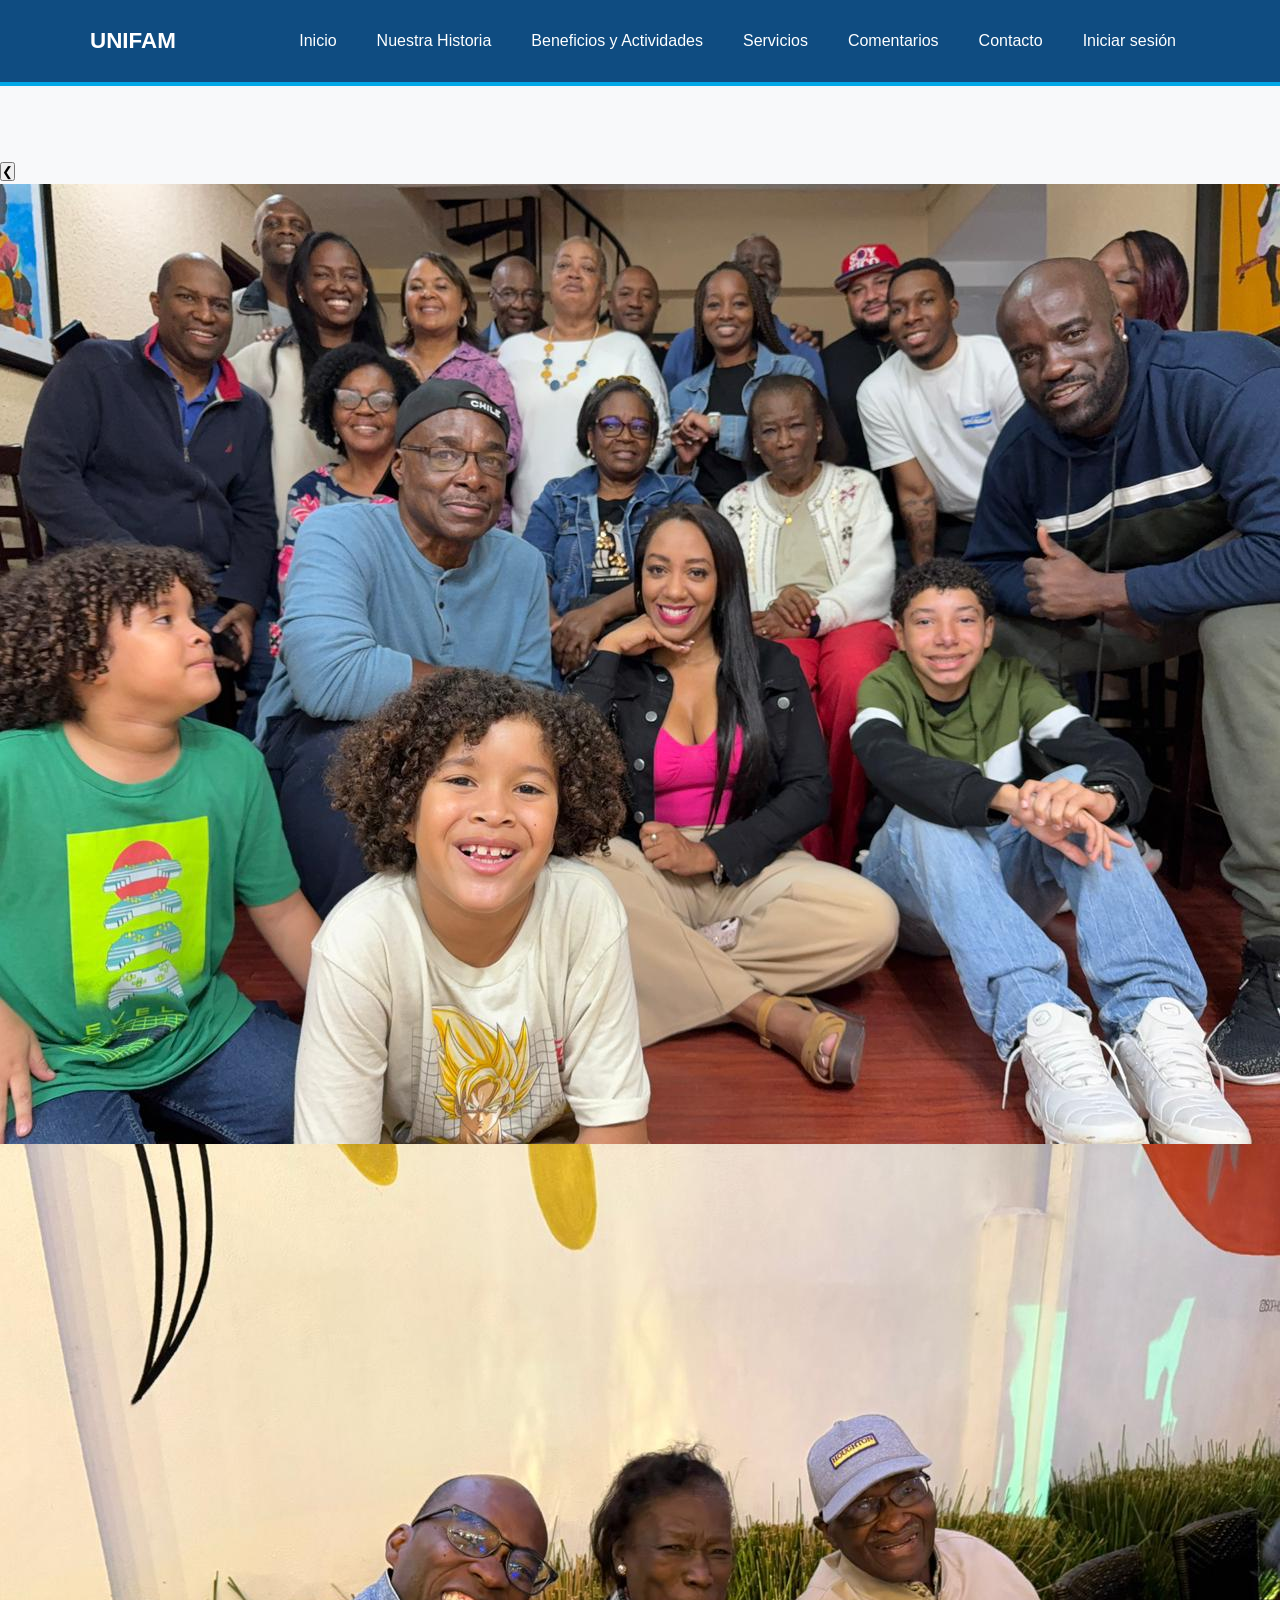
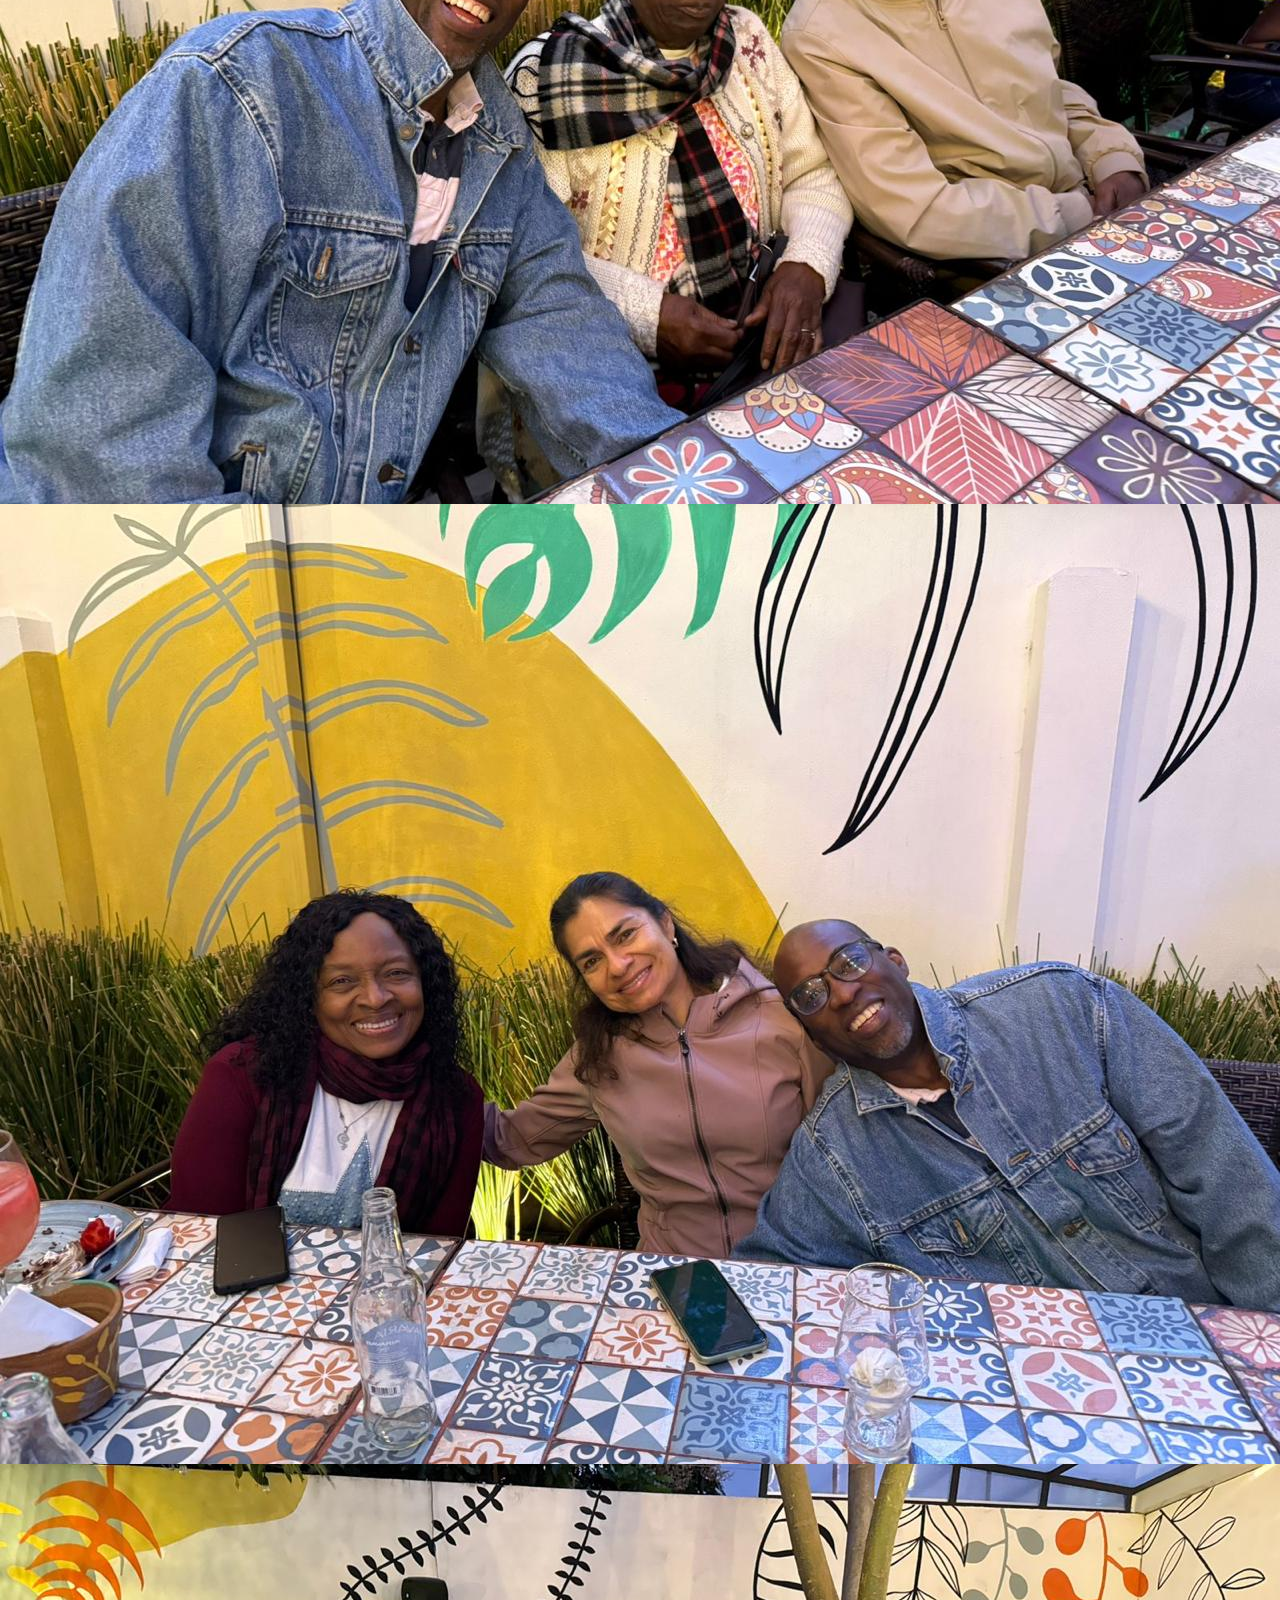
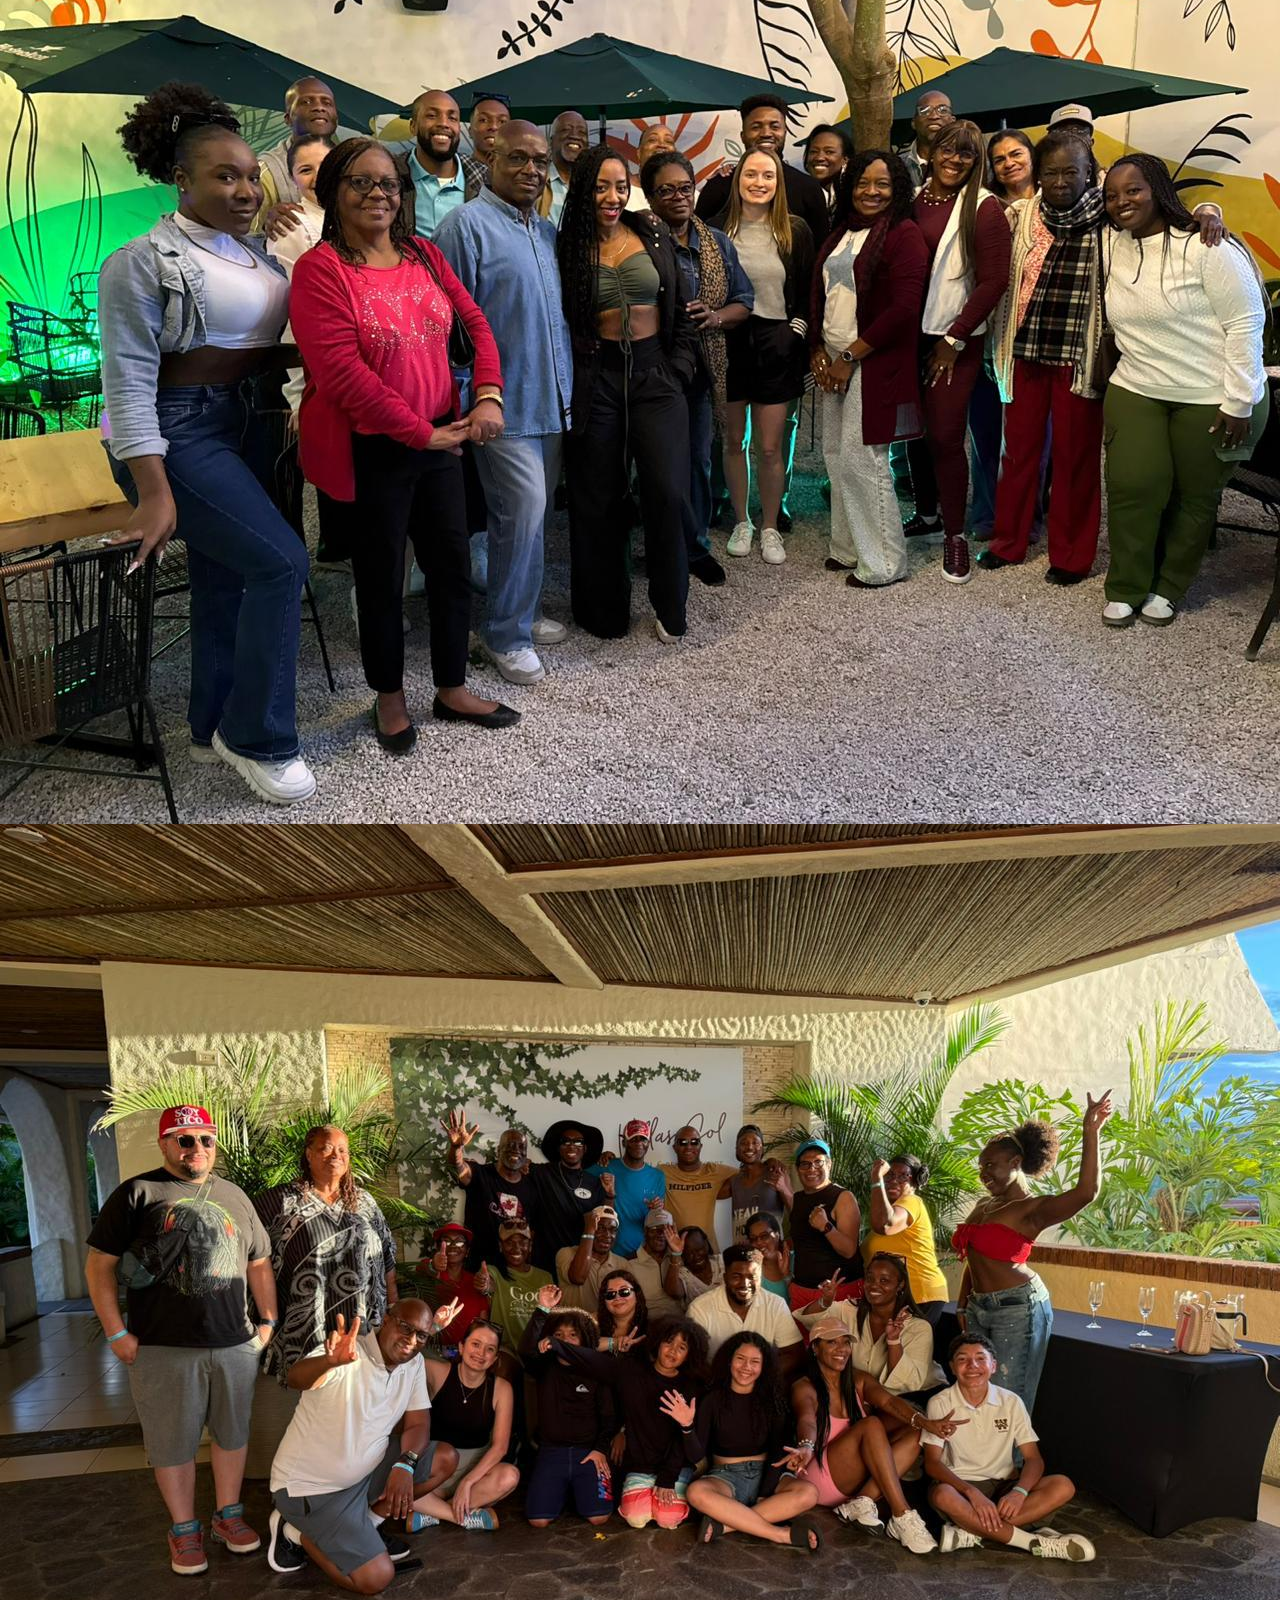
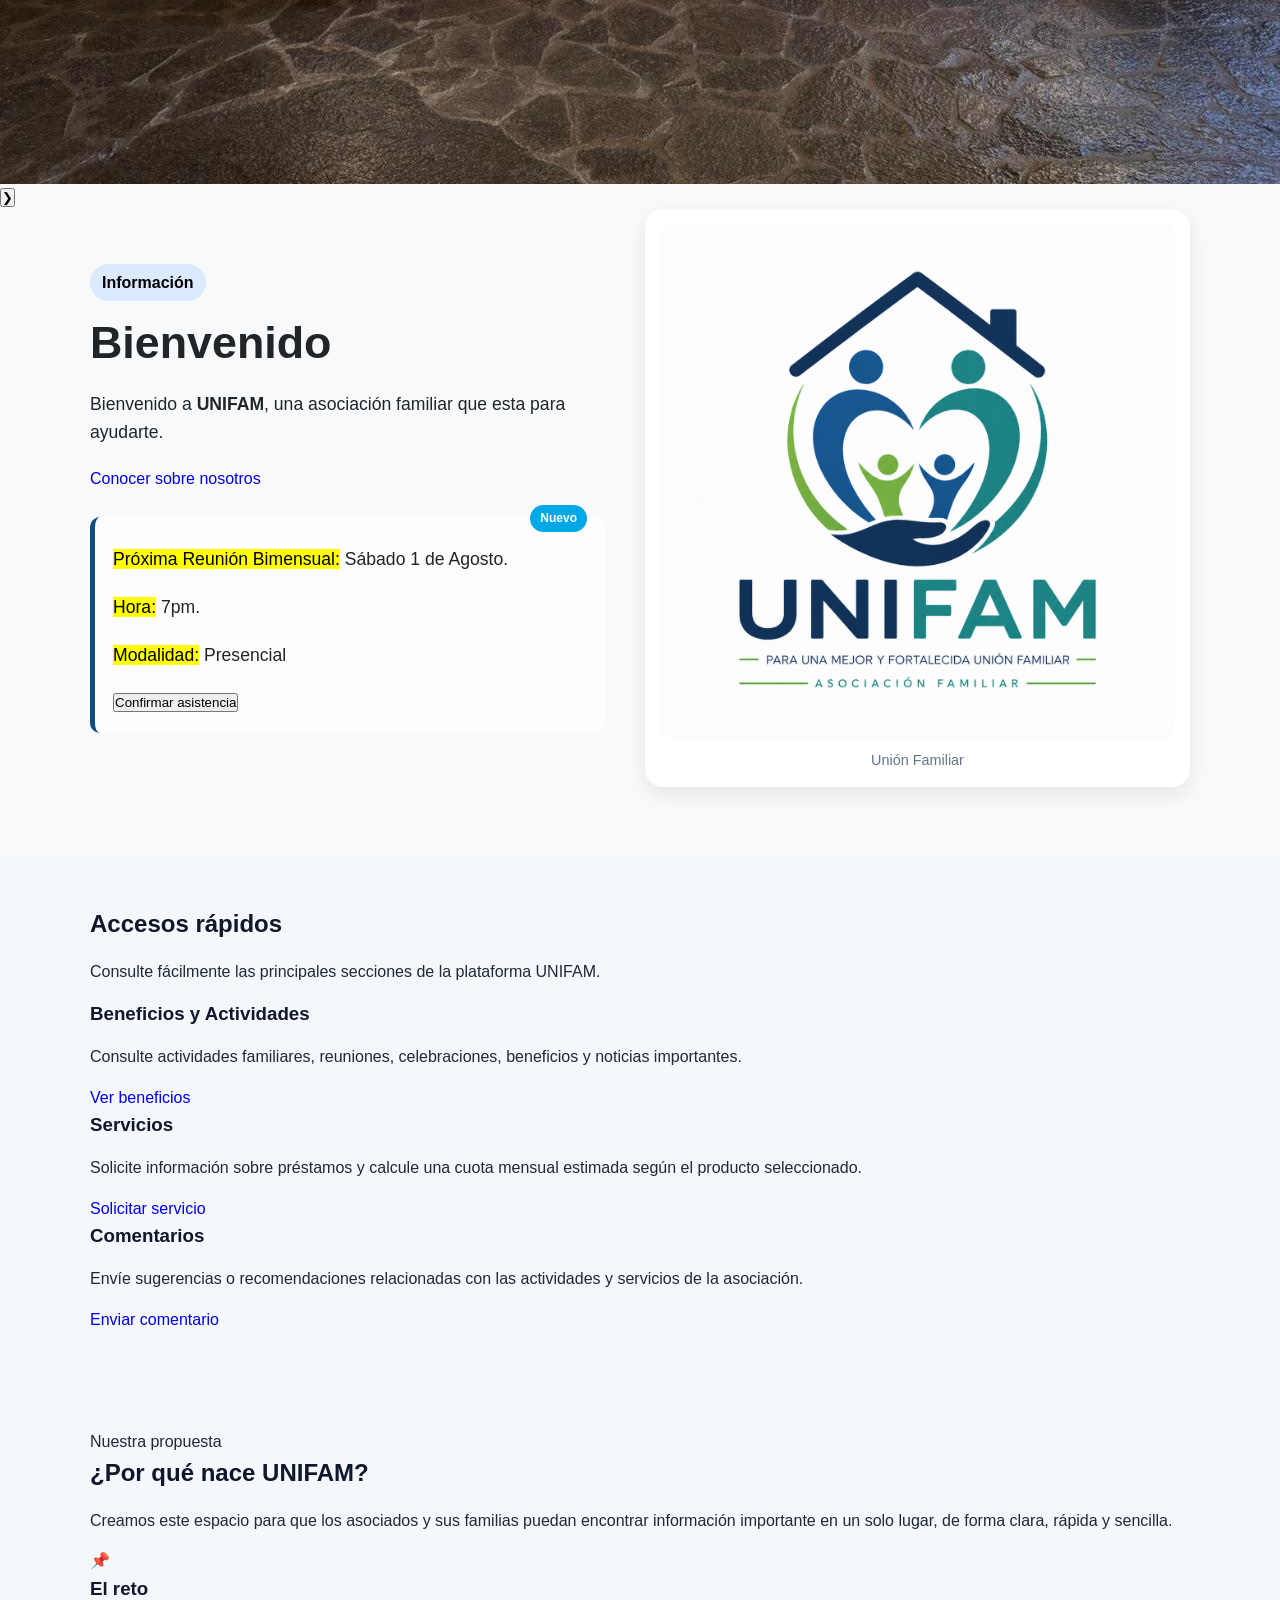
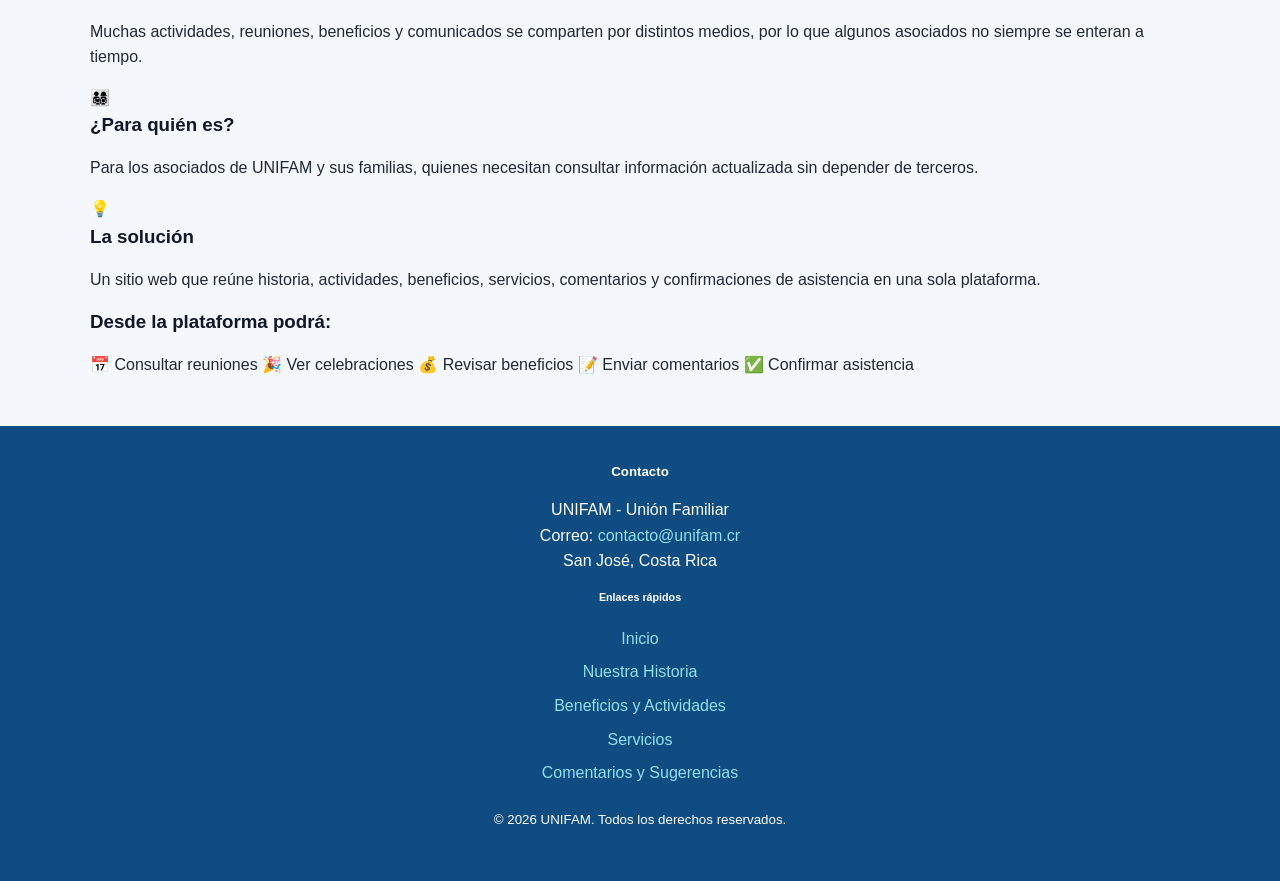
<file: Index.html>
<!DOCTYPE html>
<html lang="es">

<head>
    <meta charset="UTF-8">
    <meta name="viewport" content="width=device-width, initial-scale=1.0">
    <meta name="description" content="UNIFAM es una asosiacion familiar.">
    <meta name="keywords"
        content="Asociacion familiar">
    <meta name="author" content="UNIFAM">
    <!-- CSS externo principal del sitio -->
    <link rel="stylesheet" href="css/style.css">
    <title>UNIFAM | Unión Familiar</title>
</head>

<body>
    <!-- Encabezado principal fijo del sitio -->
    <div id="header"></div>

    <!-- Contenido principal -->
    <main>
        <!-- Sección hero con columnas flotantes -->
        <section id="hero" class="hero">
            <div class="carousel">
                <button class="btn prev">&#10094;</button>
                <div class="carousel-container">
                    <div class="slide active">
                        <img src="assets/images/carousel-1.jpeg" alt="Imagen 1">
                    </div>
                    <div class="slide">
                        <img src="assets/images/carousel-2.jpeg" alt="Imagen 2">
                    </div>
                    <div class="slide">
                        <img src="assets/images/carousel-3.jpeg" alt="Imagen 3">
                    </div>
                    <div class="slide">
                        <img src="assets/images/carousel-4.jpeg" alt="Imagen 4">
                    </div>
                    <div class="slide">
                        <img src="assets/images/carousel-5.jpeg" alt="Imagen 5">
                    </div>
                </div>
                <button class="btn next">&#10095;</button>
            </div>
            <div class="container hero-content">
                <div class="hero-text">
                    <span class="hero-badge">Información</span>

                    <h1>Bienvenido</h1>
                    <p>
                        Bienvenido a <strong>UNIFAM</strong>, una asociación familiar que esta para ayudarte.
                    </p>
                    <div class="hero-actions">
                        <a class="btn-primary" href="Historia.html">
                            Conocer sobre nosotros
                        </a>
                    </div>

                    <!-- Caja relativa que contiene un elemento absoluto -->
                    <div class="hero-info">
                        <span class="info-label">Nuevo</span>
                        <p>
                            <mark>Próxima Reunión Bimensual:</mark>
                            Sábado 1 de Agosto.
                        </p>
                        <p>
                            <mark>Hora:</mark>
                            7pm.
                        </p>

                        <p>
                            <mark>Modalidad:</mark>
                            Presencial
                        </p>
                        <button class="btn-secondary" onclick="asistToggle()">
                            Confirmar asistencia
                        </button>

                        <!-- ── Panel de confirmación ── -->
                        <div id="asistencia-panel">
                            <div class="asist-header">Confirmación de Asistencia</div>
                            <div class="asist-body">

                                <!-- Tipo de evento -->
                                <div class="asist-field">
                                    <label for="asist-tipo">Tipo de evento <span class="req">*</span></label>
                                    <div class="asist-select-wrap">
                                        <select id="asist-tipo" onchange="asistOnTipo()">
                                            <option value="">Seleccione una modalidad</option>
                                            <option value="presencial">Presencial</option>
                                            <option value="virtual">Virtual</option>
                                        </select>
                                    </div>
                                    <div class="asist-err" id="asist-err-tipo">Seleccione el tipo de evento.</div>
                                </div>

                                <!-- Nombre -->
                                <div class="asist-field">
                                    <label for="asist-nombre">Nombre y apellido <span class="req">*</span></label>
                                    <input type="text" id="asist-nombre" placeholder="Ej: Juan Pérez González"
                                        onblur="asistValidarNombre(true)">
                                    <div class="asist-err" id="asist-err-nombre">Ingrese su nombre completo (solo
                                        letras).</div>
                                </div>

                                <!-- Cédula -->
                                <div class="asist-field">
                                    <label for="asist-cedula">Número de cédula <span class="req">*</span></label>
                                    <input type="text" id="asist-cedula" placeholder="Ej: 1-2345-6789" maxlength="12"
                                        onblur="asistValidarCedula(true)">
                                    <div class="asist-err" id="asist-err-cedula">Ingrese una cédula válida (9
                                        dígitos).</div>
                                </div>

                                <!-- Lista de eventos (se carga desde JSON) -->
                                <div id="asist-eventos-wrap">
                                    <p class="eventos-label" id="asist-eventos-label"></p>
                                    <div class="asist-err asist-err-evento" id="asist-err-evento">Seleccione un
                                        evento.</div>
                                    <div class="eventos-lista" id="asist-eventos-lista"></div>
                                </div>

                                <!-- Acciones -->
                                <div class="asist-actions">
                                    <button class="asist-btn-enviar" onclick="asistEnviar()">Confirmar</button>
                                    <button class="asist-btn-cancelar" onclick="asistCerrar()">Cancelar</button>
                                </div>

                                <div id="asist-success"></div>
                            </div>
                        </div>
                        
                    </div>
                </div>

                <figure class="hero-image">
                    <img src="assets/images/LogoUNIFAM.png" alt="Union Familiar">
                    <figcaption>
                        Unión Familiar
                    </figcaption>
                </figure>
            </div>
        </section>

        <!-- Accesos rápidos a funcionalidades -->
        <section class="accesos-rapidos">
            <div class="container">
                <h2>Accesos rápidos</h2>
                <p>
                    Consulte fácilmente las principales secciones de la plataforma UNIFAM.
                </p>

                <div class="accesos-grid">

                    <article class="acceso-card">
                        <h3>Beneficios y Actividades</h3>
                        <p>
                            Consulte actividades familiares, reuniones, celebraciones,
                            beneficios y noticias importantes.
                        </p>
                        <a class="btn-primary" href="Beneficios.html">Ver beneficios</a>
                    </article>

                    <article class="acceso-card">
                        <h3>Servicios</h3>
                        <p>
                            Solicite información sobre préstamos y calcule una cuota
                            mensual estimada según el producto seleccionado.
                        </p>
                        <a class="btn-primary" href="Servicios.html">Solicitar servicio</a>
                    </article>

                    <article class="acceso-card">
                        <h3>Comentarios</h3>
                        <p>
                            Envíe sugerencias o recomendaciones relacionadas con las
                            actividades y servicios de la asociación.
                        </p>
                        <a class="btn-primary" href="Comentarios.html">Enviar comentario</a>
                    </article>

                </div>
            </div>
        </section>
        <!-- Información general de la plataforma -->
        <section id="propuesta-unifam">
            <div class="container">

                <div class="propuesta-header">
                    <span class="propuesta-badge">Nuestra propuesta</span>
                    <h2>¿Por qué nace UNIFAM?</h2>
                    <p>
                        Creamos este espacio para que los asociados y sus familias puedan
                        encontrar información importante en un solo lugar, de forma clara,
                        rápida y sencilla.
                    </p>
                </div>

                <div class="propuesta-grid">

                    <article class="propuesta-card">
                        <div class="propuesta-icono">📌</div>
                        <h3>El reto</h3>
                        <p>
                            Muchas actividades, reuniones, beneficios y comunicados se
                            comparten por distintos medios, por lo que algunos asociados no
                            siempre se enteran a tiempo.
                        </p>
                    </article>

                    <article class="propuesta-card propuesta-card-destacada">
                        <div class="propuesta-icono">👨‍👩‍👧‍👦</div>
                        <h3>¿Para quién es?</h3>
                        <p>
                            Para los asociados de UNIFAM y sus familias, quienes necesitan
                            consultar información actualizada sin depender de terceros.
                        </p>
                    </article>

                    <article class="propuesta-card">
                        <div class="propuesta-icono">💡</div>
                        <h3>La solución</h3>
                        <p>
                            Un sitio web que reúne historia, actividades, beneficios,
                            servicios, comentarios y confirmaciones de asistencia en una
                            sola plataforma.
                        </p>
                    </article>

                </div>

                <div class="propuesta-lista">
                    <h3>Desde la plataforma podrá:</h3>

                    <div class="propuesta-items">
                        <span>📅 Consultar reuniones</span>
                        <span>🎉 Ver celebraciones</span>
                        <span>💰 Revisar beneficios</span>
                        <span>📝 Enviar comentarios</span>
                        <span>✅ Confirmar asistencia</span>
                    </div>
                </div>

            </div>
        </section>
        
        <!-- Pie de pagina -->

        <div id="footer"></div>
        
        <script src="js/eventos.js"></script>
        <script src="js/carousel.js"></script>
        <script src="js/layout.js"></script>
</body>
</file>
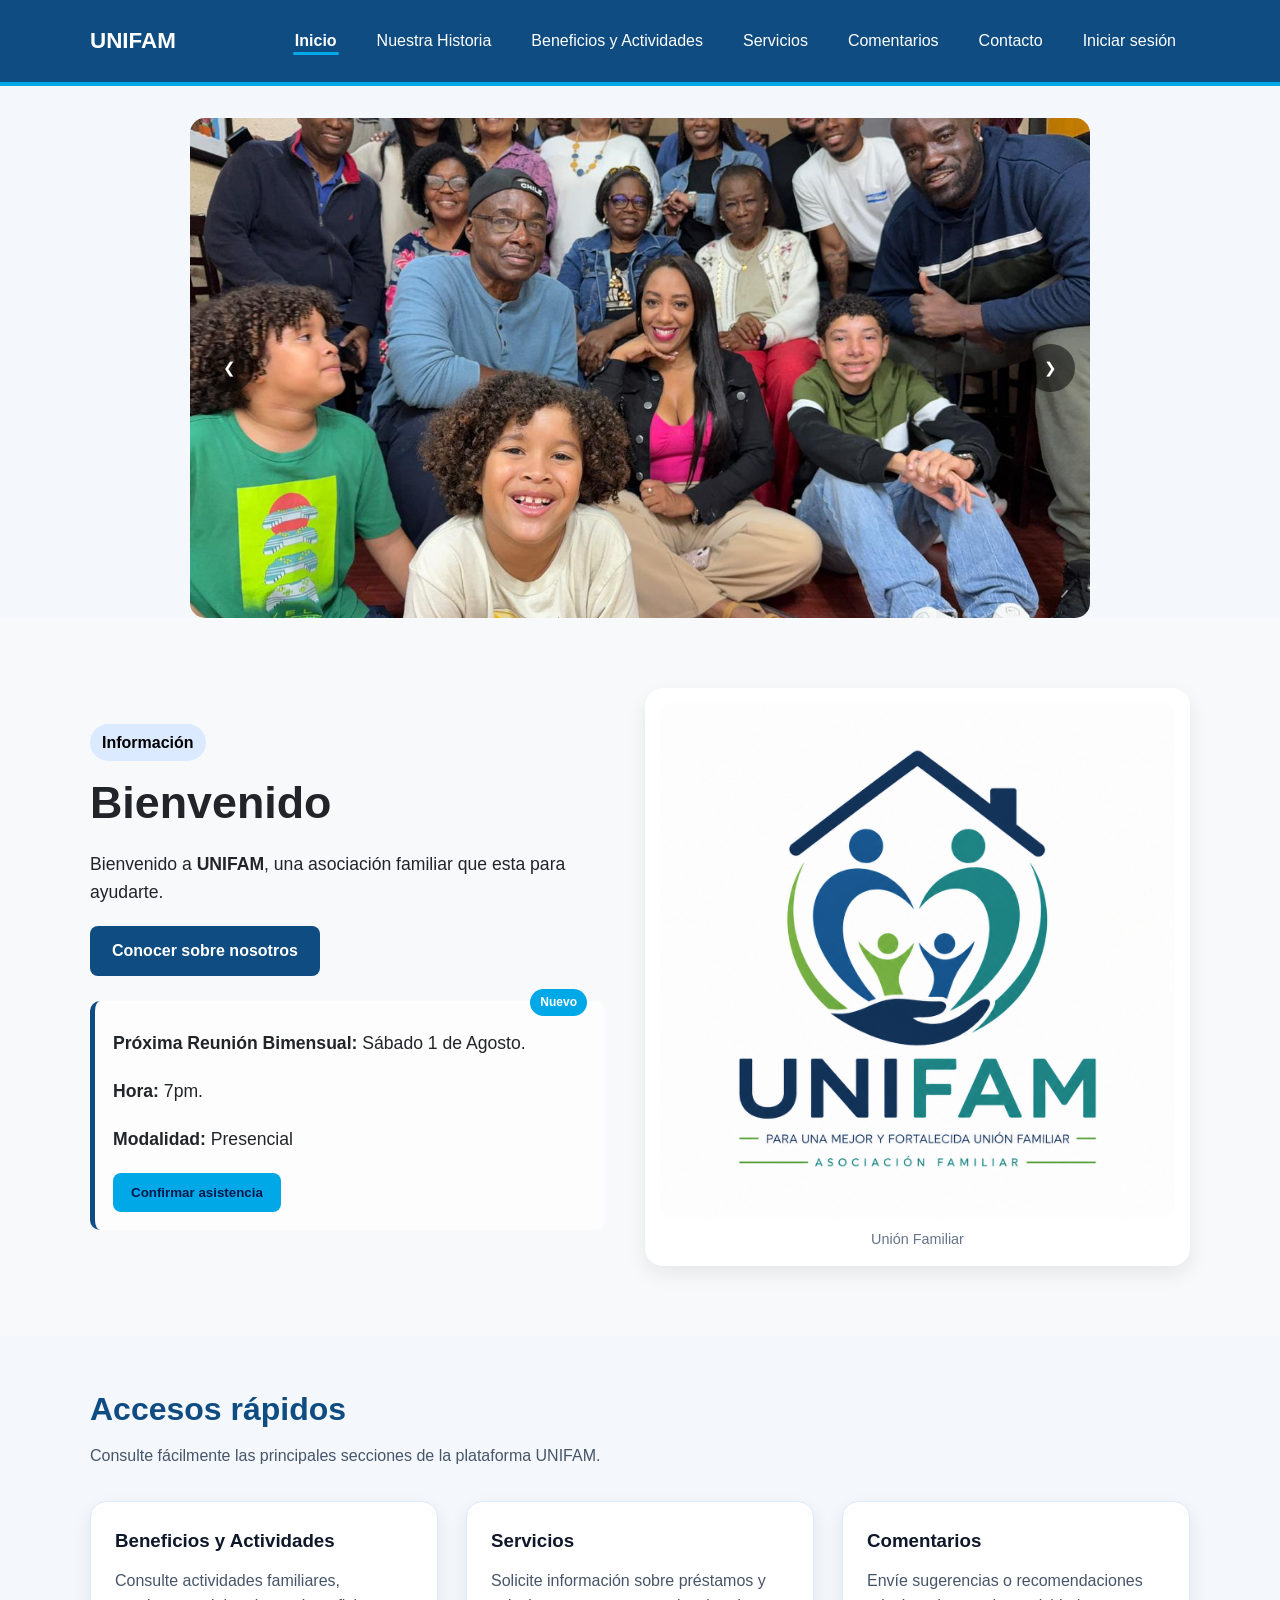
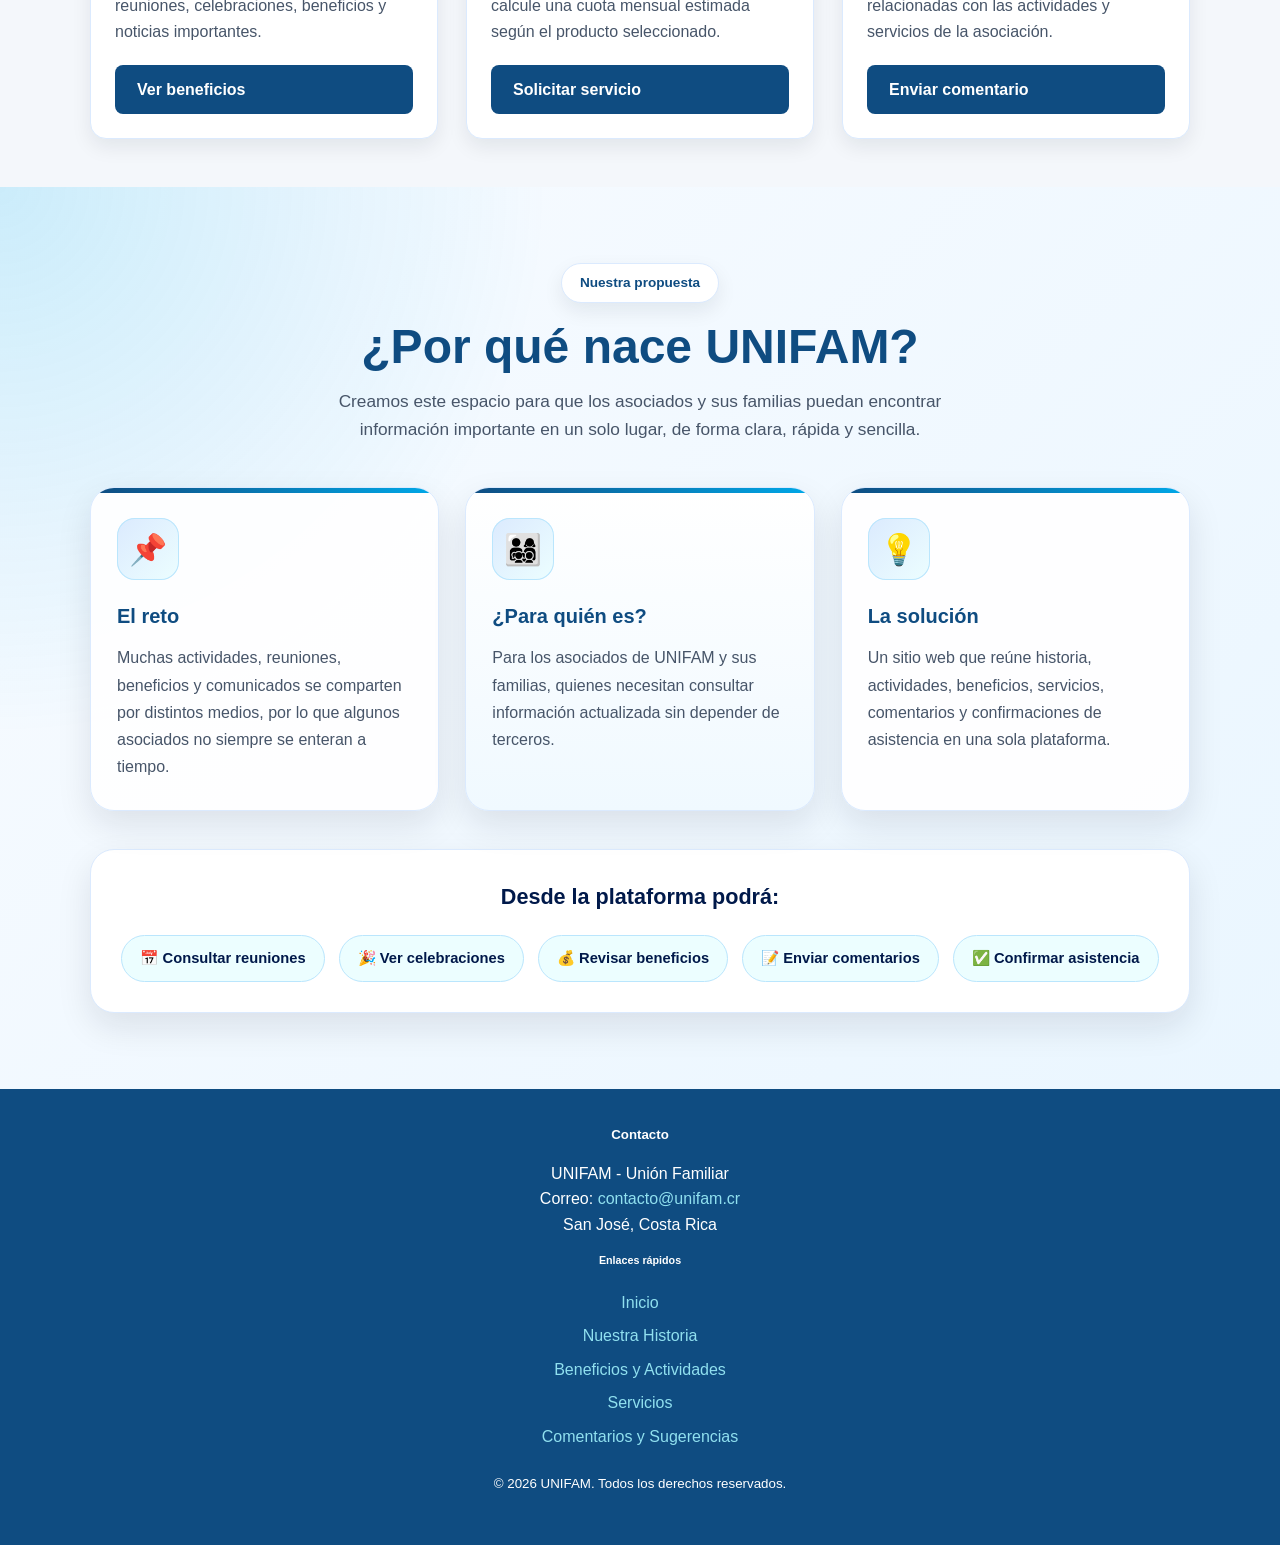
<file: index.html>
<!DOCTYPE html>
<html lang="es">

<head>
    <meta charset="UTF-8">
    <meta name="viewport" content="width=device-width, initial-scale=1.0">
    <meta name="description" content="UNIFAM es una asosiacion familiar.">
    <meta name="keywords"
        content="Asociacion familiar">
    <meta name="author" content="UNIFAM">
    <!-- CSS externo principal del sitio -->
    <link rel="stylesheet" href="css/style.css">
    <link rel="stylesheet" href="css/carousel.css">
    <link rel="stylesheet" href="css/propuesta.css">
    <link rel="stylesheet" href="css/accesos-rapidos.css">
    <title>UNIFAM | Unión Familiar</title>
</head>

<body>
    <!-- Encabezado principal fijo del sitio -->
    <div id="header"></div>

    <!-- Contenido principal -->
    <main>
        <div class="carousel">
            <button class="btn prev">&#10094;</button>
            <div class="carousel-container">
                <div class="slide active">
                    <img src="assets/images/carousel-1.jpeg" alt="Imagen 1">
                </div>
                <div class="slide">
                    <img src="assets/images/carousel-2.jpeg" alt="Imagen 2">
                </div>
                <div class="slide">
                    <img src="assets/images/carousel-3.jpeg" alt="Imagen 3">
                </div>
                <div class="slide">
                    <img src="assets/images/carousel-4.jpeg" alt="Imagen 4">
                </div>
                <div class="slide">
                    <img src="assets/images/carousel-5.jpeg" alt="Imagen 5">
                </div>
                <div class="slide">
                    <img src="assets/images/carousel-6.jpeg" alt="Imagen 6">
                </div>
                <div class="slide">
                    <img src="assets/images/carousel-7.jpeg" alt="Imagen 7">
                </div>
            </div>
            <button class="btn next">&#10095;</button>
        </div>
        <!-- Sección hero con columnas flotantes -->
        <section id="hero" class="hero">
            <div class="container hero-content">
                <div class="hero-text">
                    <span class="hero-badge">Información</span>

                    <h1>Bienvenido</h1>
                    <p>
                        Bienvenido a <strong>UNIFAM</strong>, una asociación familiar que esta para ayudarte.
                    </p>
                    <div class="hero-actions">
                        <a class="btn-primary" href="Historia.html">
                            Conocer sobre nosotros
                        </a>
                    </div>

                    <!-- Caja relativa que contiene un elemento absoluto -->
                    <div class="hero-info">
                        <span class="info-label">Nuevo</span>
                        <p>
                            <strong>Próxima Reunión Bimensual:</strong>
                            Sábado 1 de Agosto.
                        </p>
                        <p>
                            <strong>Hora:</strong>
                            7pm.
                        </p>

                        <p>
                            <strong>Modalidad:</strong>
                            Presencial
                        </p>
                        <button class="btn-secondary" onclick="asistToggle()">
                            Confirmar asistencia
                        </button>

                        <!-- ── Panel de confirmación ── -->
                        <div id="asistencia-panel">
                            <div class="asist-header">Confirmación de Asistencia</div>
                            <div class="asist-body">

                                <!-- Tipo de evento -->
                                <div class="asist-field">
                                    <label for="asist-tipo">Tipo de evento <span class="req">*</span></label>
                                    <div class="asist-select-wrap">
                                        <select id="asist-tipo" onchange="asistOnTipo()">
                                            <option value="">Seleccione una modalidad</option>
                                            <option value="presencial">Presencial</option>
                                            <option value="virtual">Virtual</option>
                                        </select>
                                    </div>
                                    <div class="asist-err" id="asist-err-tipo">Seleccione el tipo de evento.</div>
                                </div>

                                <!-- Nombre -->
                                <div class="asist-field">
                                    <label for="asist-nombre">Nombre y apellido <span class="req">*</span></label>
                                    <input type="text" id="asist-nombre" placeholder="Ej: Juan Pérez González"
                                        onblur="asistValidarNombre(true)">
                                    <div class="asist-err" id="asist-err-nombre">Ingrese su nombre completo (solo
                                        letras).</div>
                                </div>

                                <!-- Cédula -->
                                <div class="asist-field">
                                    <label for="asist-cedula">Número de cédula <span class="req">*</span></label>
                                    <input type="text" id="asist-cedula" placeholder="Ej: 1-2345-6789" maxlength="12"
                                        onblur="asistValidarCedula(true)">
                                    <div class="asist-err" id="asist-err-cedula">Ingrese una cédula válida (9
                                        dígitos).</div>
                                </div>

                                <!-- Lista de eventos (se carga desde JSON) -->
                                <div id="asist-eventos-wrap">
                                    <p class="eventos-label" id="asist-eventos-label"></p>
                                    <div class="asist-err asist-err-evento" id="asist-err-evento">Seleccione un
                                        evento.</div>
                                    <div class="eventos-lista" id="asist-eventos-lista"></div>
                                </div>

                                <!-- Acciones -->
                                <div class="asist-actions">
                                    <button class="asist-btn-enviar" onclick="asistEnviar()">Confirmar</button>
                                    <button class="asist-btn-cancelar" onclick="asistCerrar()">Cancelar</button>
                                </div>

                                <div id="asist-success"></div>
                            </div>
                        </div>
                        
                    </div>
                </div>

                <figure class="hero-image">
                    <img src="assets/images/LogoUNIFAM.png" alt="Union Familiar">
                    <figcaption>
                        Unión Familiar
                    </figcaption>
                </figure>
            </div>
        </section>

        <!-- Accesos rápidos a funcionalidades -->
        <section class="accesos-rapidos">
            <div class="container">
                <h2>Accesos rápidos</h2>
                <p>
                    Consulte fácilmente las principales secciones de la plataforma UNIFAM.
                </p>

                <div class="accesos-grid">

                    <article class="acceso-card">
                        <h3>Beneficios y Actividades</h3>
                        <p>
                            Consulte actividades familiares, reuniones, celebraciones,
                            beneficios y noticias importantes.
                        </p>
                        <a class="btn-primary" href="Beneficios.html">Ver beneficios</a>
                    </article>

                    <article class="acceso-card">
                        <h3>Servicios</h3>
                        <p>
                            Solicite información sobre préstamos y calcule una cuota
                            mensual estimada según el producto seleccionado.
                        </p>
                        <a class="btn-primary" href="Servicios.html">Solicitar servicio</a>
                    </article>

                    <article class="acceso-card">
                        <h3>Comentarios</h3>
                        <p>
                            Envíe sugerencias o recomendaciones relacionadas con las
                            actividades y servicios de la asociación.
                        </p>
                        <a class="btn-primary" href="Comentarios.html">Enviar comentario</a>
                    </article>

                </div>
            </div>
        </section>
        <!-- Información general de la plataforma -->
        <section id="propuesta-unifam">
            <div class="container">

                <div class="propuesta-header">
                    <span class="propuesta-badge">Nuestra propuesta</span>
                    <h2>¿Por qué nace UNIFAM?</h2>
                    <p>
                        Creamos este espacio para que los asociados y sus familias puedan
                        encontrar información importante en un solo lugar, de forma clara,
                        rápida y sencilla.
                    </p>
                </div>

                <div class="propuesta-grid">

                    <article class="propuesta-card">
                        <div class="propuesta-icono">📌</div>
                        <h3>El reto</h3>
                        <p>
                            Muchas actividades, reuniones, beneficios y comunicados se
                            comparten por distintos medios, por lo que algunos asociados no
                            siempre se enteran a tiempo.
                        </p>
                    </article>

                    <article class="propuesta-card propuesta-card-destacada">
                        <div class="propuesta-icono">👨‍👩‍👧‍👦</div>
                        <h3>¿Para quién es?</h3>
                        <p>
                            Para los asociados de UNIFAM y sus familias, quienes necesitan
                            consultar información actualizada sin depender de terceros.
                        </p>
                    </article>

                    <article class="propuesta-card">
                        <div class="propuesta-icono">💡</div>
                        <h3>La solución</h3>
                        <p>
                            Un sitio web que reúne historia, actividades, beneficios,
                            servicios, comentarios y confirmaciones de asistencia en una
                            sola plataforma.
                        </p>
                    </article>

                </div>

                <div class="propuesta-lista">
                    <h3>Desde la plataforma podrá:</h3>

                    <div class="propuesta-items">
                        <span>📅 Consultar reuniones</span>
                        <span>🎉 Ver celebraciones</span>
                        <span>💰 Revisar beneficios</span>
                        <span>📝 Enviar comentarios</span>
                        <span>✅ Confirmar asistencia</span>
                    </div>
                </div>

            </div>
        </section>
        
        <!-- Pie de pagina -->

        <div id="footer"></div>
        
        <script src="js/eventos.js"></script>
        <script src="js/carousel.js"></script>
        <script src="js/layout.js"></script>
</body>
</file>
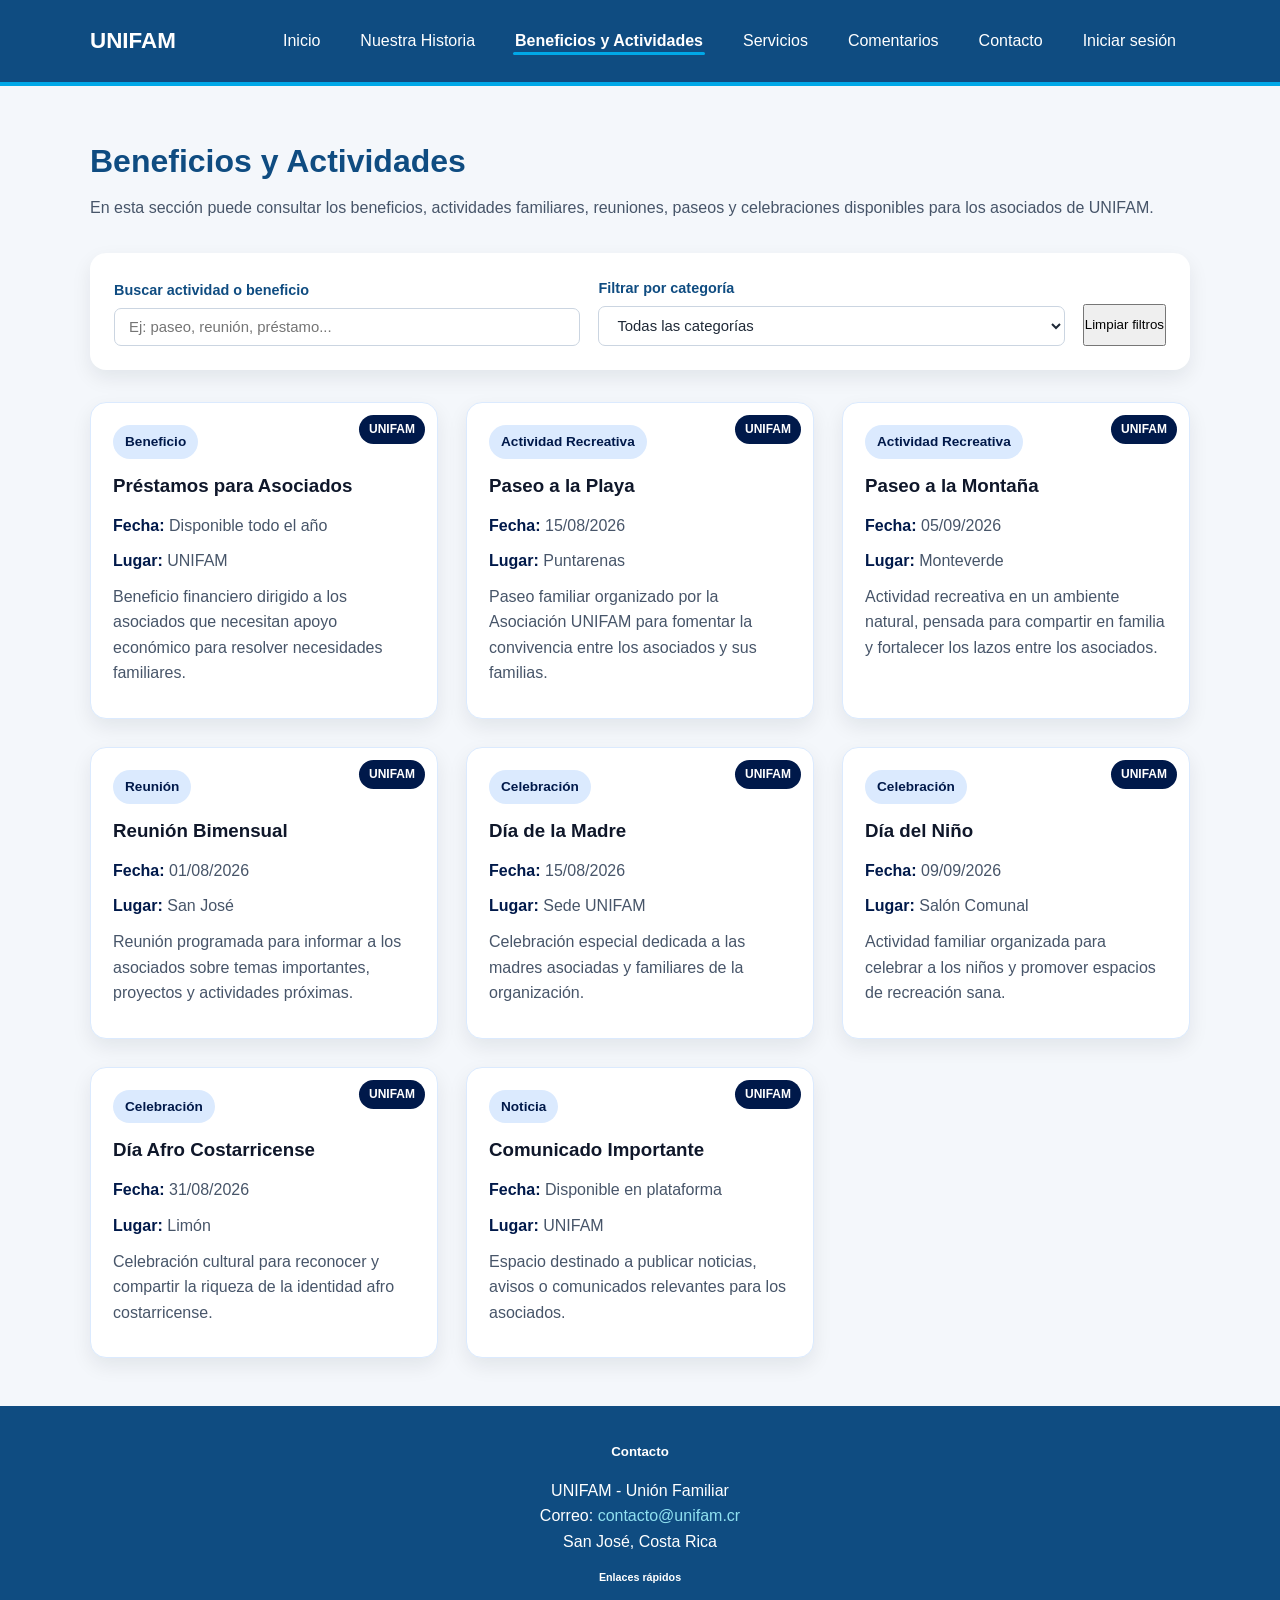
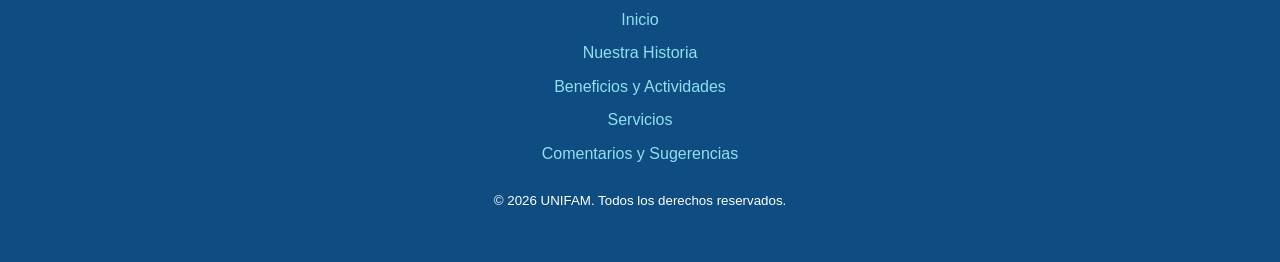
<file: Beneficios.html>
<!DOCTYPE html>
<html lang="es">

<head>
    <meta charset="UTF-8">
    <meta name="viewport" content="width=device-width, initial-scale=1.0">
    <meta name="description" content="Beneficios y actividades de la Asociación UNIFAM.">
    <meta name="keywords" content="UNIFAM, beneficios, actividades, reuniones, eventos familiares">
    <meta name="author" content="UNIFAM">

    <link rel="stylesheet" href="css/style.css">
    <link rel="stylesheet" href="css/beneficios.css">

    <title>UNIFAM | Beneficios y Actividades</title>
</head>

<body>

    <div id="header"></div>

    <main>

        <section class="beneficios-section">
            <div class="container">
                <h1 class="seccion-titulo">Beneficios y Actividades</h1>
                <p class="seccion-subtitulo">
                    En esta sección puede consultar los beneficios, actividades familiares,
                    reuniones, paseos y celebraciones disponibles para los asociados de UNIFAM.
                </p>

                <div class="filtros-beneficios">
                    <div class="filtro-campo">
                        <label for="buscarActividad">Buscar actividad o beneficio</label>
                        <input type="text" id="buscarActividad" placeholder="Ej: paseo, reunión, préstamo...">
                    </div>

                    <div class="filtro-campo">
                        <label for="filtroCategoria">Filtrar por categoría</label>
                        <select id="filtroCategoria">
                            <option value="todos">Todas las categorías</option>
                            <option value="Beneficio">Beneficio</option>
                            <option value="Actividad Recreativa">Actividad Recreativa</option>
                            <option value="Reunión">Reunión</option>
                            <option value="Celebración">Celebración</option>
                            <option value="Noticia">Noticia</option>
                        </select>
                    </div>

                    <button class="btn-secondary" id="btnLimpiarFiltros">
                        Limpiar filtros
                    </button>
                </div>

                <div id="mensajeBeneficios" class="empty-state" style="display: none;">
                    <h3>No se encontraron resultados</h3>
                    <p>Intente buscar con otra palabra o seleccione otra categoría.</p>
                </div>

                <div class="beneficios-grid" id="contenedorBeneficios">
                    <!-- Aquí se cargan las tarjetas desde beneficios.json -->
                </div>
            </div>
        </section>

    </main>

    <div id="footer"></div>

    <script src="js/beneficios.js"></script>
    <script src="js/layout.js"></script>

</body>

</html>
</file>
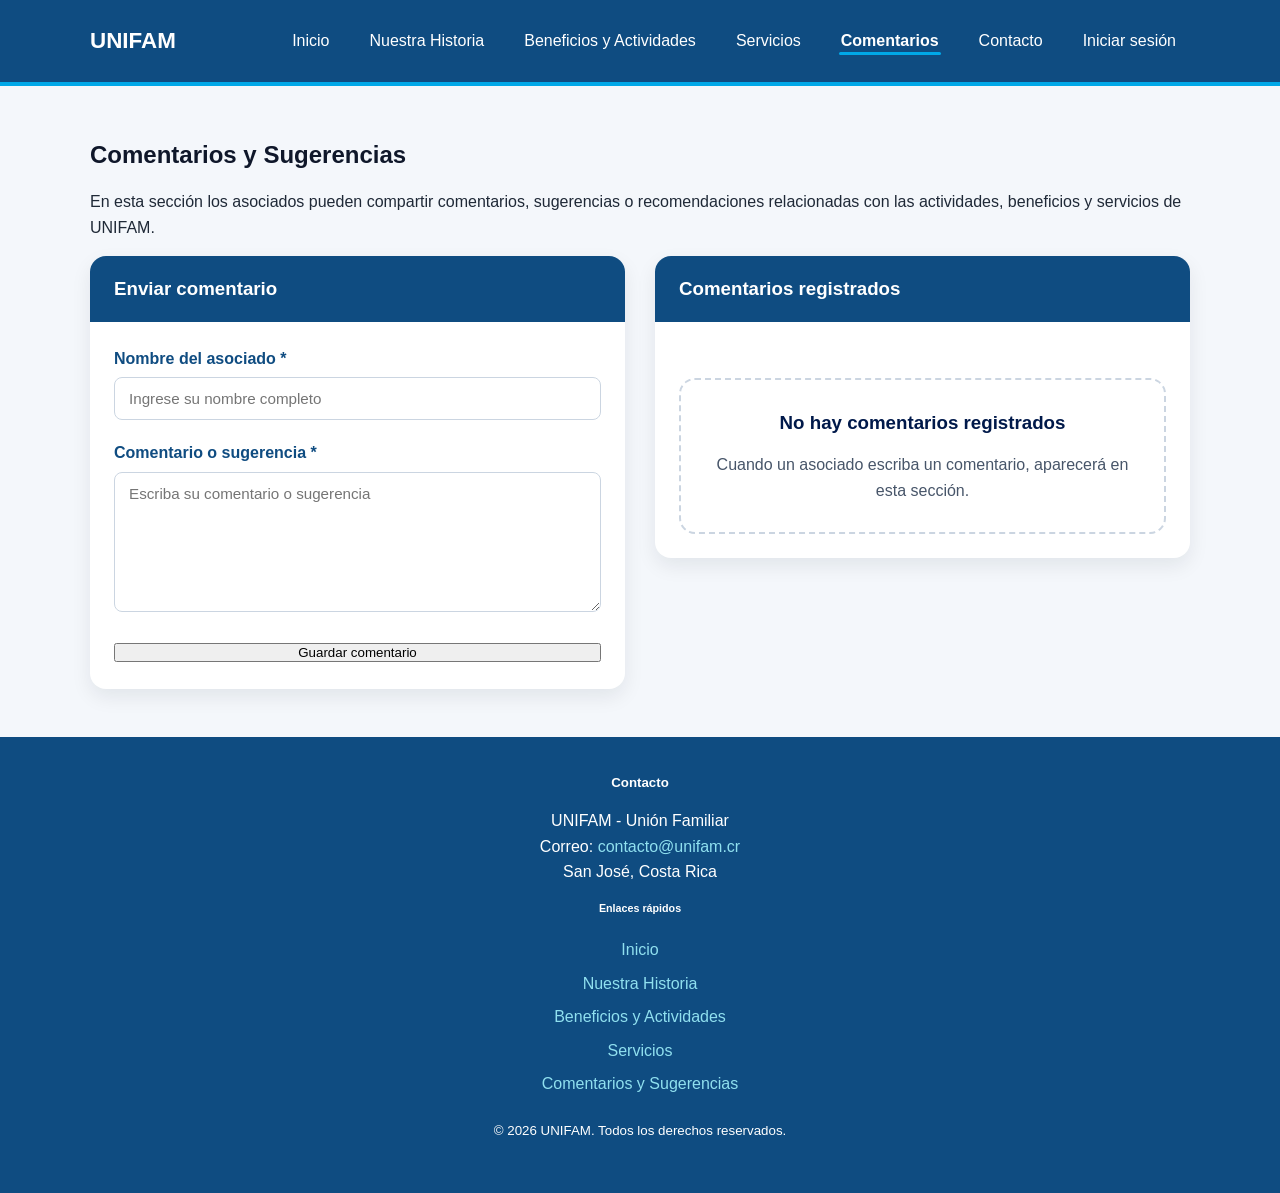
<file: Comentarios.html>
<!DOCTYPE html>
<html lang="es">

<head>
    <meta charset="UTF-8">
    <meta name="viewport" content="width=device-width, initial-scale=1.0">
    <meta name="description" content="Comentarios y sugerencias para la Asociación UNIFAM.">
    <meta name="keywords" content="UNIFAM, comentarios, sugerencias, asociados">
    <meta name="author" content="UNIFAM">

    <link rel="stylesheet" href="css/style.css">
    <link rel="stylesheet" href="css/comentarios.css">

    <title>UNIFAM | Comentarios y Sugerencias</title>
</head>

<body>

    <div id="header"></div>

    <main>
        <section class="comentarios-section">
            <div class="container">
                <h1 class="seccion-titulo">Comentarios y Sugerencias</h1>

                <p class="seccion-subtitulo">
                    En esta sección los asociados pueden compartir comentarios,
                    sugerencias o recomendaciones relacionadas con las actividades,
                    beneficios y servicios de UNIFAM.
                </p>

                <div class="comentarios-layout">

                    <div class="comentario-form-card">
                        <div class="comentario-form-header">
                            <h3>Enviar comentario</h3>
                        </div>

                        <div class="comentario-form-body">

                            <div class="comentario-field">
                                <label for="comentarioNombre">
                                    Nombre del asociado <span class="req">*</span>
                                </label>
                                <input type="text" id="comentarioNombre" placeholder="Ingrese su nombre completo">
                                <div class="comentario-err" id="errComentarioNombre">
                                    Ingrese un nombre válido.
                                </div>
                            </div>

                            <div class="comentario-field">
                                <label for="comentarioTexto">
                                    Comentario o sugerencia <span class="req">*</span>
                                </label>
                                <textarea id="comentarioTexto" placeholder="Escriba su comentario o sugerencia"></textarea>
                                <div class="comentario-err" id="errComentarioTexto">
                                    Ingrese un comentario de al menos 10 caracteres.
                                </div>
                            </div>

                            <button class="btn-primary comentario-btn" id="btnGuardarComentario">
                                Guardar comentario
                            </button>

                            <div id="comentarioSuccess"></div>
                        </div>
                    </div>

                    <div class="comentarios-list-card">
                        <div class="comentario-form-header">
                            <h3>Comentarios registrados</h3>
                        </div>

                        <div class="comentarios-list-body">
                            <div id="listaComentarios">
                                <!-- Aquí se cargan los comentarios desde localStorage -->
                            </div>

                            <div id="comentariosVacios" class="empty-state">
                                <h3>No hay comentarios registrados</h3>
                                <p>Cuando un asociado escriba un comentario, aparecerá en esta sección.</p>
                            </div>
                        </div>
                    </div>

                </div>
            </div>
        </section>
    </main>

    <div id="footer"></div>

    <script src="js/comentarios.js"></script>
    <script src="js/layout.js"></script>

</body>

</html>
</file>
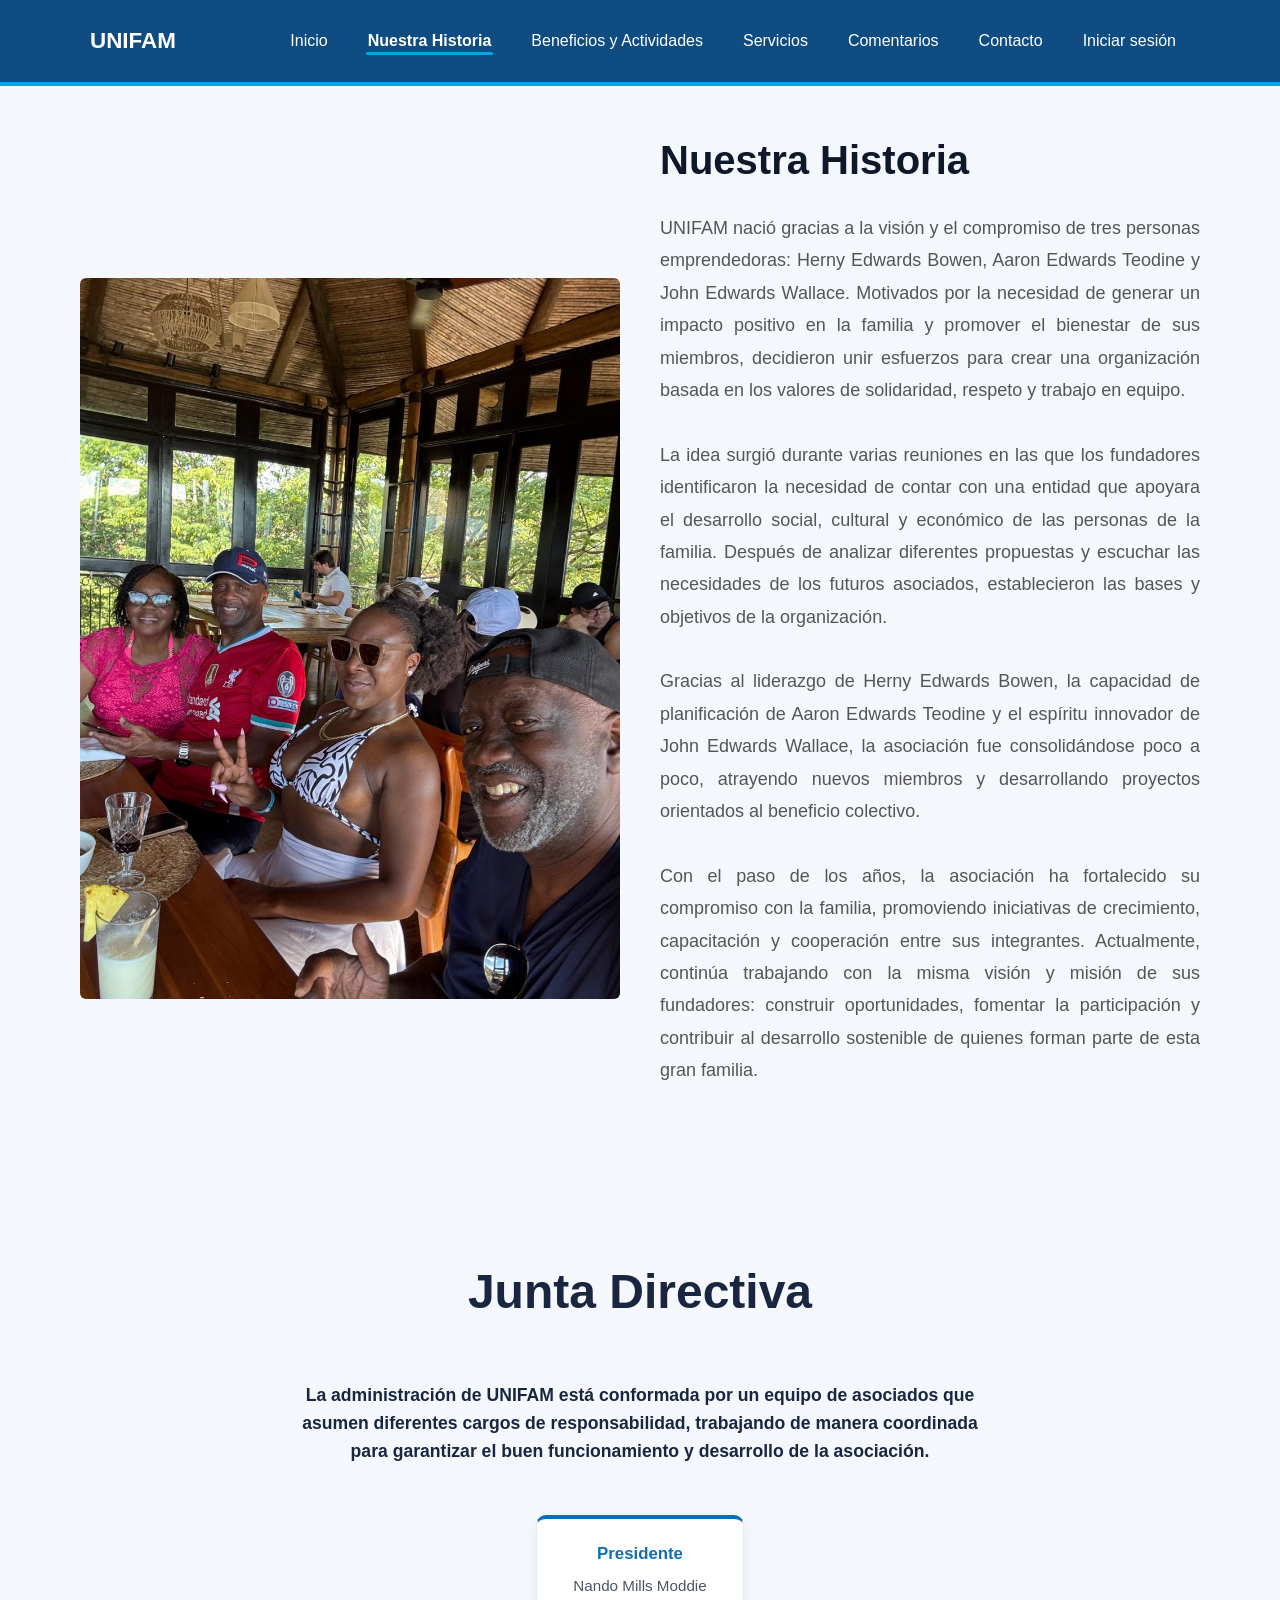
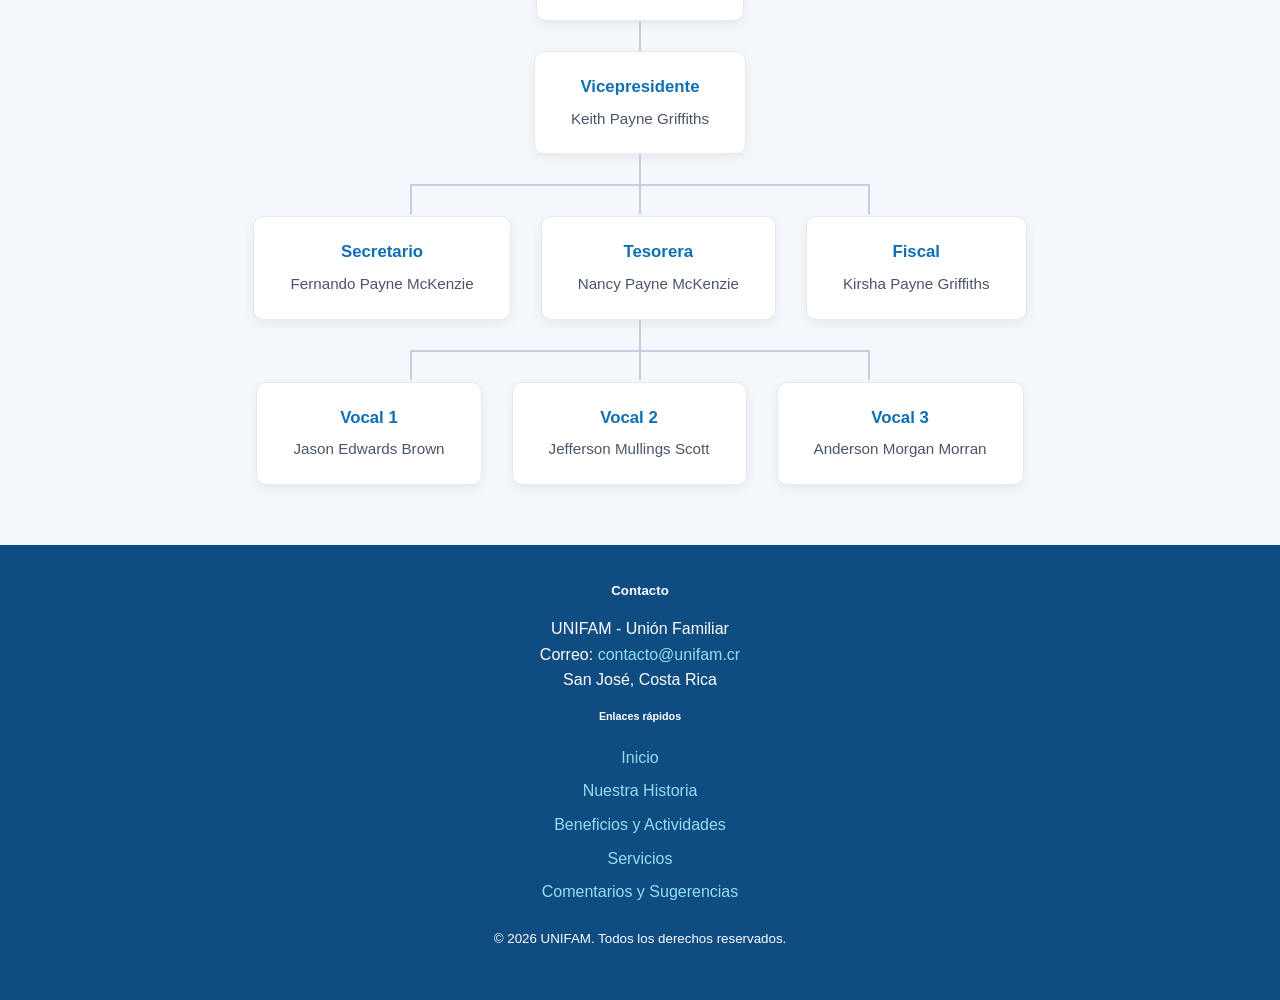
<file: Historia.html>
<!DOCTYPE html>
<html lang="es">

<head>
    <meta charset="UTF-8">
    <meta name="viewport" content="width=device-width, initial-scale=1.0">
    <meta name="description" content="UNIFAM es una asosiacion familiar.">
    <meta name="keywords"
        content="eventos tecnológicos, Costa Rica, programación, inteligencia artificial, ciberseguridad, desarrollo web">
    <meta name="author" content="UNIFAM">
    <!-- CSS externo principal del sitio -->
    <link rel="stylesheet" href="css/style.css">
    <link rel="stylesheet" href="css/historia.css">
    <title>UNIFAM | Nuestra Historia</title>
</head>

<!-- Contenido principal -->
<body>
    <!-- Encabezado principal fijo del sitio -->
    <div id="header"></div>

    
    
<!--Historia-->
    <section class="nuestra-historia">
        <div class="image-container">
            <img src="assets/images/historia.jpeg" alt="Historia UNIFAM">
        </div>
        <div class="text-container">
            <h2>Nuestra Historia</h2>
            <p>UNIFAM nació gracias a la visión y el compromiso de tres personas emprendedoras:
                Herny Edwards Bowen, Aaron Edwards Teodine y John Edwards Wallace. Motivados por la
                necesidad de generar un impacto positivo en la familia y promover el bienestar de sus miembros,
                decidieron unir esfuerzos para crear una organización basada en los valores de solidaridad, respeto
                y trabajo en equipo.<br><br>

                La idea surgió durante varias reuniones en las que los fundadores identificaron la necesidad de contar
                con una entidad que apoyara el desarrollo social, cultural y económico de las personas de la familia.
                Después de analizar diferentes propuestas y escuchar las necesidades de los futuros asociados,
                establecieron
                las bases y objetivos de la organización.<br><br>

                Gracias al liderazgo de Herny Edwards Bowen, la capacidad de planificación de Aaron Edwards Teodine y el
                espíritu innovador de John Edwards Wallace, la asociación fue consolidándose poco a poco, atrayendo
                nuevos
                miembros y desarrollando proyectos orientados al beneficio colectivo.<br><br>

                Con el paso de los años, la asociación ha fortalecido su compromiso con la familia, promoviendo
                iniciativas
                de crecimiento, capacitación y cooperación entre sus integrantes. Actualmente, continúa trabajando con
                la misma
                visión y misión de sus fundadores: construir oportunidades, fomentar la participación y contribuir al
                desarrollo
                sostenible de quienes forman parte de esta gran familia.</p><br><br>
        </div>
    </section>

    <!--Organigrama-->
    <section class="jerarquia-admin">
        <div class="container">
            <h1 class="titulo-seccion">Junta Directiva</h1>
            <p class="subtitulo">La administración de UNIFAM está conformada por un equipo de asociados que asumen 
                diferentes cargos de responsabilidad, trabajando de manera coordinada para garantizar el buen funcionamiento 
                y desarrollo de la asociación.</p>

            <div class="organigrama">

                <!-- Nivel 1: Presidente -->
                <div class="nivel nivel-1">
                    <div class="card">
                        <span class="cargo">Presidente</span>
                        <span class="nombre">Nando Mills Moddie</span>
                    </div>
                </div>

                <div class="conector"></div>

                <!-- Nivel 2: Vicepresidente -->
                <div class="nivel nivel-2">
                    <div class="card">
                        <span class="cargo">Vicepresidente</span>
                        <span class="nombre">Keith Payne Griffiths</span>
                    </div>
                </div>

                <div class="conector"></div>

                <!-- Nivel 3: Secretario, Tesorera y Fiscal (mismo nivel) -->
                <div class="nivel nivel-3 nivel-multiple">
                    <div class="linea-horizontal linea-3">
                        <span class="rama"></span>
                        <span class="rama"></span>
                        <span class="rama"></span>
                    </div>
                    <div class="grupo">
                        <div class="card">
                            <span class="cargo">Secretario</span>
                            <span class="nombre">Fernando Payne McKenzie</span>
                        </div>
                        <div class="card">
                            <span class="cargo">Tesorera</span>
                            <span class="nombre">Nancy Payne McKenzie</span>
                        </div>
                        <div class="card">
                            <span class="cargo">Fiscal</span>
                            <span class="nombre">Kirsha Payne Griffiths</span>
                        </div>
                    </div>
                </div>

                <div class="conector"></div>

                <!-- Nivel 4: Vocal 1, Vocal 2 y Vocal 3 (mismo nivel) -->
                <div class="nivel nivel-4 nivel-multiple">
                    <div class="linea-horizontal linea-3">
                        <span class="rama"></span>
                        <span class="rama"></span>
                        <span class="rama"></span>
                    </div>
                    <div class="grupo">
                        <div class="card">
                            <span class="cargo">Vocal 1</span>
                            <span class="nombre">Jason Edwards Brown</span>
                        </div>
                        <div class="card">
                            <span class="cargo">Vocal 2</span>
                            <span class="nombre">Jefferson Mullings Scott</span>
                        </div>
                        <div class="card">
                            <span class="cargo">Vocal 3</span>
                            <span class="nombre">Anderson Morgan Morran</span>
                        </div>
                    </div>
                </div>

            </div>
        </div>
    </section>

    <!-- Pie de pagina -->

    <div id="footer"></div>
    <script src="js/layout.js"></script>
</body>
</file>
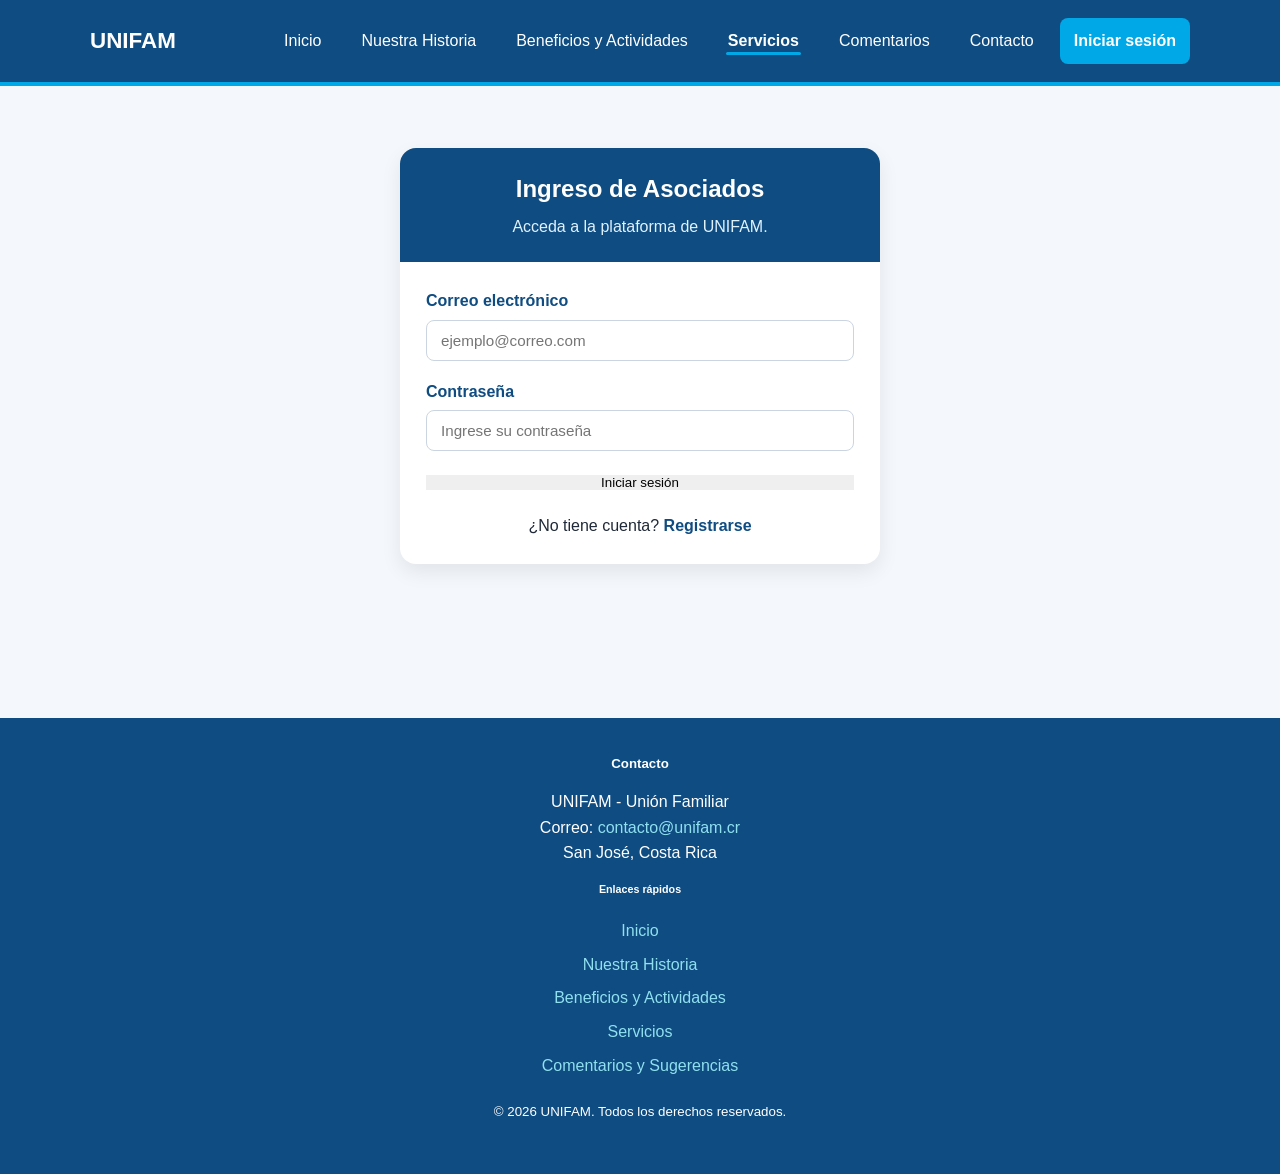
<file: Login.html>
<!DOCTYPE html>
<html lang="es">

<head>
    <meta charset="UTF-8">
    <meta name="viewport" content="width=device-width, initial-scale=1.0">
    <title>UNIFAM | Login</title>

    <link rel="stylesheet" href="css/style.css">
    <link rel="stylesheet" href="css/login.css">
</head>

<body>
    
    <div id="header"></div>

    <main>
        <section class="login-section">
            <div class="container">

                <div class="login-card">
                    <div class="login-header">
                        <h2>Ingreso de Asociados</h2>
                        <p>Acceda a la plataforma de UNIFAM.</p>
                    </div>

                    <div class="login-body">

                        <div class="login-field">
                            <label for="loginCorreo">Correo electrónico</label>
                            <input type="email" id="loginCorreo" placeholder="ejemplo@correo.com">
                            <div class="login-err" id="errLoginCorreo">Ingrese un correo válido.</div>
                        </div>

                        <div class="login-field">
                            <label for="loginPassword">Contraseña</label>
                            <input type="password" id="loginPassword" placeholder="Ingrese su contraseña">
                            <div class="login-err" id="errLoginPassword">Ingrese su contraseña.</div>
                        </div>

                        <button class="btn-primary login-btn" id="btnLogin">
                            Iniciar sesión
                        </button>

                        <p class="login-link">
                            ¿No tiene cuenta?
                            <a href="Registro.html">Registrarse</a>
                        </p>

                        <div id="loginMensaje"></div>

                    </div>
                </div>

            </div>
        </section>
    </main>

     
    <div id="footer"></div>

    <script src="js/layout.js"></script>
    <script src="js/login.js"></script>
</body>

</html>
</file>
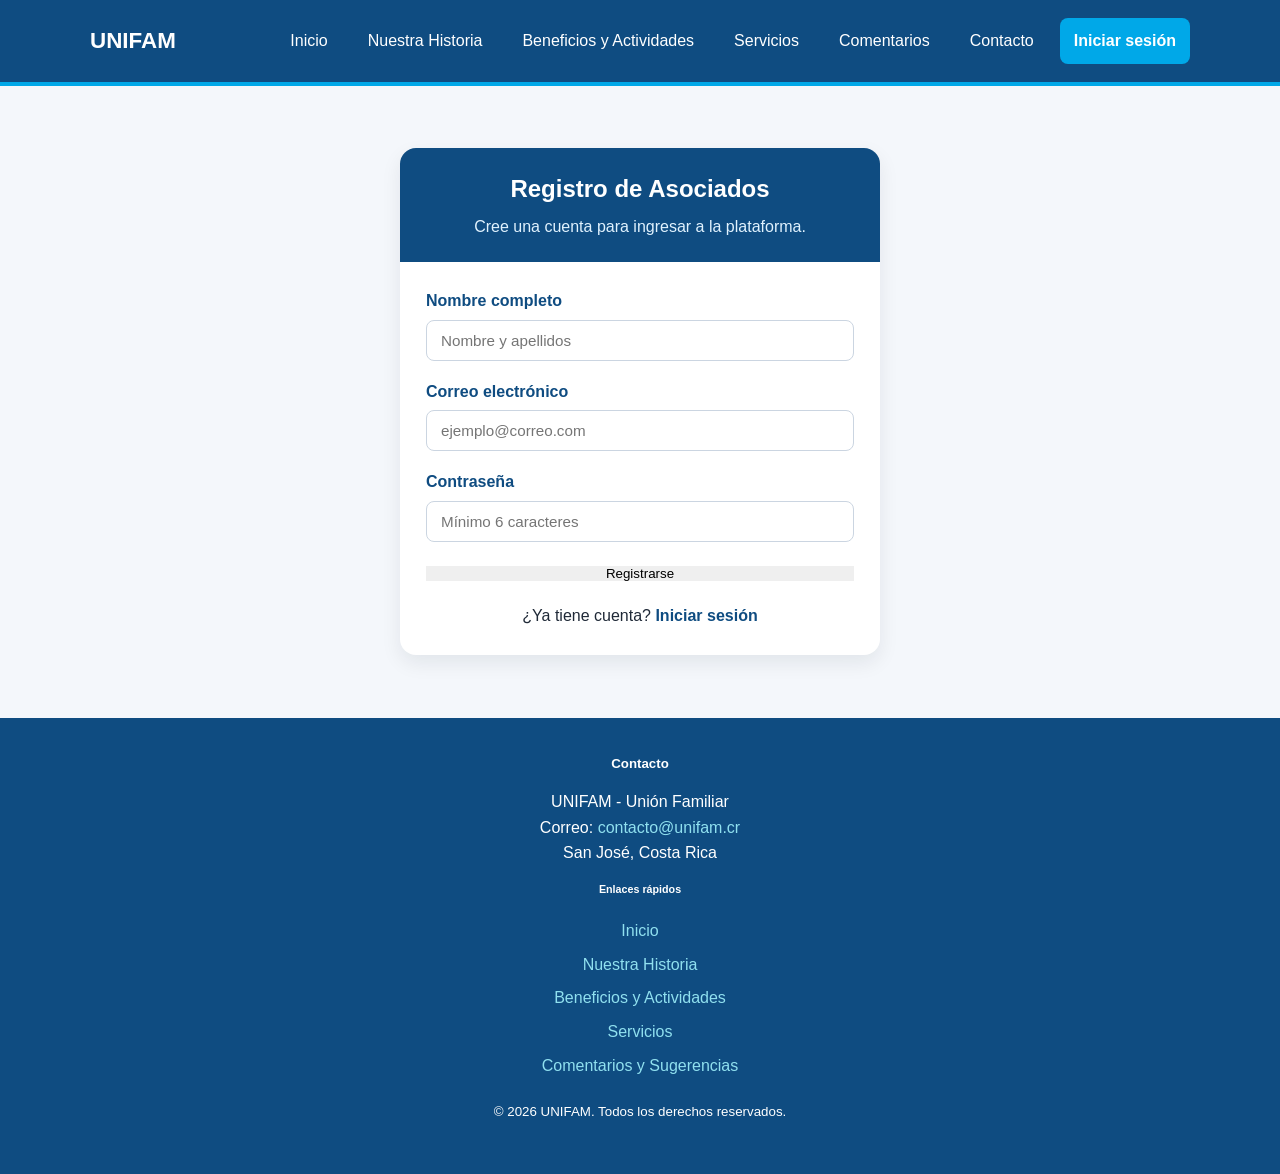
<file: Registro.html>
<!DOCTYPE html>
<html lang="es">

<head>
    <meta charset="UTF-8">
    <meta name="viewport" content="width=device-width, initial-scale=1.0">
    <title>UNIFAM | Registro</title>

    <link rel="stylesheet" href="css/style.css">
    <link rel="stylesheet" href="css/login.css">
</head>

<body>

    <div id="header"></div>

    <main>
        <section class="login-section">
            <div class="container">

                <div class="login-card">
                    <div class="login-header">
                        <h2>Registro de Asociados</h2>
                        <p>Cree una cuenta para ingresar a la plataforma.</p>
                    </div>

                    <div class="login-body">

                        <div class="login-field">
                            <label for="registroNombre">Nombre completo</label>
                            <input type="text" id="registroNombre" placeholder="Nombre y apellidos">
                            <div class="login-err" id="errRegistroNombre">Ingrese un nombre válido.</div>
                        </div>

                        <div class="login-field">
                            <label for="registroCorreo">Correo electrónico</label>
                            <input type="email" id="registroCorreo" placeholder="ejemplo@correo.com">
                            <div class="login-err" id="errRegistroCorreo">Ingrese un correo válido.</div>
                        </div>

                        <div class="login-field">
                            <label for="registroPassword">Contraseña</label>
                            <input type="password" id="registroPassword" placeholder="Mínimo 6 caracteres">
                            <div class="login-err" id="errRegistroPassword">La contraseña debe tener al menos 6 caracteres.</div>
                        </div>

                        <button class="btn-primary login-btn" id="btnRegistro">
                            Registrarse
                        </button>

                        <p class="login-link">
                            ¿Ya tiene cuenta?
                            <a href="Login.html">Iniciar sesión</a>
                        </p>

                        <div id="registroMensaje"></div>

                    </div>
                </div>

            </div>
        </section>
    </main>

    <div id="footer"></div>

    <script src="js/layout.js"></script>
    <script src="js/registro.js"></script>
</body>

</html>
</file>
<file: css/style.css>
/* =========================
CSS BASE
Reglas generales del sitio
========================= */

/* Elimina márgenes y espacios automáticos del navegador */
* {
    margin: 0;
    padding: 0;
    box-sizing: border-box;
}

/* Configuración general del documento */
html {
    font-size: 16px;
    scroll-behavior: smooth;
}

/* Estilo general del sitio */
body {
    font-family: Arial, Helvetica, sans-serif;
    background-color: #f4f7fb;
    color: #1f2937;
    line-height: 1.6;

    /* *** Espacio para que el header fixed no tape el contenido */
    padding-top: 88px;
}

/* Multimedia adaptable */
img,
video,
iframe {
    max-width: 100%;
}

/* Evita deformación y espacios inferiores */
img {
    height: auto;
    display: block;
}

/* Enlaces sin subrayado */
a {
    text-decoration: none;
}

/* Viñetas dentro del bloque */
ul {
    list-style-position: inside;
}

/* =========================
UTILIDADES GENERALES
========================= */

/* Contenedor centrado reutilizable */
.container {
    width: min(90%, 1100px);
    margin: 0 auto;
}

/* Separación general entre secciones */
section,
aside {
    padding: 48px 0;
}

/* Estilo base para títulos */
h1,
h2,
h3,
h4,
h5,
h6 {
    color: #0f172a;
    margin-bottom: 15px;
}

/* Separación entre párrafos */
p {
    margin-bottom: 15px;
}

/* =========================
HEADER Y NAVEGACIÓN
========================= */

/* Header fijo superior */
.site-header {
    background-color: #0F4C81;
    color: white;
    padding: 18px 0;
    border-bottom: 4px solid #00A8E8;

    position: fixed;
    top: 0;
    left: 0;
    width: 100%;

    z-index: 1000;
}

/* *** Flexbox alinea logo, menú y botón hamburguesa */
.header-content {
    display: flex;
    align-items: center;
    justify-content: space-between;
    gap: 20px;
}

/* Logo del sitio */
.logo {
    font-size: 1.4rem;
    margin-bottom: 0;
    white-space: nowrap;
}

/* *** Checkbox oculto usado para abrir/cerrar menú */
.menu-toggle {
    display: none;
}

/* *** Botón hamburguesa oculto en escritorio */
.menu-button {
    display: none;
    width: 38px;
    height: 32px;
    cursor: pointer;
}

/* *** Líneas del botón hamburguesa */
.menu-button span {
    display: block;
    height: 4px;
    margin-bottom: 6px;
    background-color: white;
    border-radius: 4px;
}

/* Menú principal */
.main-nav ul {
    list-style: none;

    /* *** Flexbox organiza enlaces en fila */
    display: flex;
    align-items: center;
    gap: 12px;
}

/* Enlaces del menú */
.main-nav a {
    position: relative;
    color: white;
    text-decoration: none;
    padding: 10px 14px;
    transition: color .25s ease;
}

.main-nav a::after {
    content: "";
    position: absolute;
    left: 12px;
    right: 12px;
    bottom: 4px;
    height: 3px;
    background: #00A8E8;
    border-radius: 10px;
    transform: scaleX(0);
    transition: transform .25s ease;
}

.main-nav a:hover::after,
.main-nav a.active-link::after {
    transform: scaleX(1);
}

.main-nav a.active-link {
    color: #ffffff;
    font-weight: 700;
}

/* =========================
HERO
========================= */

.hero {
    background-color: #F8F9FA;
    padding: 70px 0;
}

/* *** Flexbox crea dos columnas responsivas */
.hero-content {
    display: flex;
    align-items: center;
    gap: 40px;
}

/* Columna de texto */
.hero-text {
    flex: 1;
}

/* Título principal */
.hero-text h1 {
    font-size: clamp(2rem, 5vw, 2.8rem);
    color: #212529;
    margin-bottom: 20px;
    line-height: 1.2;
}

/* Texto del hero */
.hero-text p {
    font-size: 1.1rem;
    color: #212529;
    margin-bottom: 20px;
}

/* Etiqueta decorativa */
.hero-badge {
    display: inline-block;
    background-color: #dbeafe;
    color: #000000;
    padding: 6px 12px;
    border-radius: 20px;
    font-weight: bold;
    margin-bottom: 15px;
}

/* Columna de imagen */
.hero-image {
    flex: 1;
    background-color: white;
    padding: 15px;
    border-radius: 18px;
    box-shadow: 0 8px 20px rgba(15, 23, 42, 0.08);
}

/* Imagen principal */
.hero-image img {
    width: 100%;
    border-radius: 12px;
}

/* Texto bajo imagen */
.hero-image figcaption {
    margin-top: 10px;
    font-size: 0.9rem;
    color: #64748b;
    text-align: center;
}

/* Caja informativa */
.hero-info {
    margin-top: 25px;
    padding: 28px 18px 18px 18px;
    background-color: rgba(255, 255, 255, 0.7);
    border-left: 5px solid #0F4C81;
    border-radius: 10px;

    /* Referencia para la etiqueta absoluta */
    position: relative;
}

/* Etiqueta dentro de la caja */
.info-label {
    position: absolute;
    top: -12px;
    right: 18px;

    background-color: #00A8E8;
    color: white;
    padding: 4px 10px;
    border-radius: 20px;
    font-size: 0.75rem;
    font-weight: bold;

    z-index: 2;
}


/* =========================
SOBRE LA PLATAFORMA
========================= */

#sobre-plataforma {
    background-color: white;
}

#sobre-plataforma ul {
    padding-left: 20px;
    margin-top: 15px;
}

#sobre-plataforma li {
    margin-bottom: 10px;
}

/* =========================
EVENTOS
========================= */

.events-section {
    background-color: #f4f7fb;
}

/* *** Grid crea columnas automáticas y responsivas */
.events-grid {
    display: grid;

    /* *** Ajusta cantidad de columnas según espacio disponible */
    grid-template-columns: repeat(auto-fit, minmax(260px, 1fr));

    gap: 28px;
    align-items: stretch;
}

/* Tarjeta de evento */
.event-card {
    background-color: white;
    border: 1px solid #dbeafe;
    border-radius: 16px;
    overflow: hidden;
    box-shadow: 0 8px 20px rgba(15, 23, 42, 0.08);

    position: relative;

    /* *** Flex interno mantiene contenido ordenado verticalmente */
    display: flex;
    flex-direction: column;
}

/* Elimina márgenes propios del figure */
.event-card figure {
    margin: 0;
}

/* Imagen de tarjeta */
.event-card img {
    width: 100%;
    height: 220px;
    object-fit: cover;
}

/* Texto bajo imagen */
.event-card figcaption {
    font-size: 0.8rem;
    color: #64748b;

    /* *** Más espacio para que no quede pegado */
    padding: 10px 16px 0 16px;
}

/* Contenido textual de tarjeta */
.event-card-content {
    /* *** Corrige texto pegado a la orilla */
    padding: 20px;

    /* *** Hace que el contenido ocupe el espacio disponible */
    flex: 1;
}

/* Párrafos dentro de tarjetas */
.event-card-content p {
    margin-bottom: 10px;
}

/* Etiqueta superior de tarjeta */
.card-label {
    position: absolute;
    top: 12px;
    right: 12px;

    background-color: #00194a;
    color: white;
    padding: 5px 10px;
    border-radius: 20px;

    font-size: 0.75rem;
    font-weight: bold;

    z-index: 5;
}

/* Categoría del evento */
.event-category {
    display: inline-block;
    background-color: #dbeafe;
    color: #00194a;
    padding: 6px 12px;
    border-radius: 20px;
    font-size: 0.85rem;
    font-weight: bold;
    margin-bottom: 12px;
}

/* =========================
ASIDE
========================= */

aside {
    background-color: #ecfeff;
    border-top: 1px solid #bae6fd;
    border-bottom: 1px solid #bae6fd;
}

/* *** Centra contenido del aside sin repetir estilos */
aside p,
aside small,
aside h2,
aside h4 {
    width: min(90%, 1100px);
    margin-left: auto;
    margin-right: auto;
}

aside small {
    display: block;
}

/* =========================
TABLA RESPONSIVA
========================= */

/* *** Sección de tabla con separación visual */
.table-section {
    padding-top: 48px;
    padding-bottom: 48px;
}

/* *** Permite desplazamiento horizontal si la pantalla es estrecha */
.table-responsive {
    width: 100%;
    overflow-x: auto;
    border-radius: 14px;
    box-shadow: 0 8px 20px rgba(15, 23, 42, 0.08);
}

/* *** Tabla limpia, legible y adaptable */
table {
    width: 100%;
    border-collapse: collapse;
    background-color: white;
    min-width: 650px;
}

/* *** Encabezados y celdas con mejor separación */
th,
td {
    padding: 14px 16px;
    border-bottom: 1px solid #cbd5e1;
    text-align: left;
    vertical-align: top;
}

/* *** Encabezado destacado */
th {
    background-color: #00194a;
    color: white;
    font-weight: bold;
}

/* *** Alterna color para lectura */
tr:nth-child(even) {
    background-color: #f8fafc;
}

/* *** Efecto suave al pasar mouse */
tbody tr:hover {
    background-color: #e0f2fe;
}

/* *** Última fila sin borde inferior */
tbody tr:last-child td {
    border-bottom: none;
}

/* =========================
MULTIMEDIA
========================= */

video,
audio,
iframe {
    margin-top: 15px;
    margin-bottom: 25px;
    border-radius: 12px;
}

iframe {
    width: 100%;
}

/* =========================
FOOTER
========================= */

footer {
    background-color: #0F4C81;
    color: white;
    padding: 35px 0;
    text-align: center;
}

/* Enlaces del footer */
footer a {
    color: #90e0ef;
}

/* Hover del footer */
footer a:hover {
    color: white;
}

footer ul {
    list-style: none;
    margin: 20px 0;
}

footer li {
    margin-bottom: 8px;
}

footer h5,
footer h6 {
    color: white;
}

footer address {
    font-style: normal;
    margin-bottom: 15px;
}

/* =========================
MEDIA QUERY TABLET
========================= */

/* *** Ajustes para pantallas medianas */
@media (max-width: 900px) {
    body {
        padding-top: 86px;
    }

    /* *** Hero pasa de dos columnas a una columna */
    .hero-content {
        flex-direction: column;
        align-items: flex-start;
    }

    .hero-text,
    .hero-image {
        width: 100%;
    }

    .hero-image {
        max-width: 650px;
    }

    /* *** Menú todavía visible, pero con menos separación */
    .main-nav ul {
        gap: 6px;
    }

    .main-nav a {
        font-size: 0.9rem;
        padding: 7px 8px;
    }
}

/* =========================
MEDIA QUERY MÓVIL
========================= */

/* *** Ajustes para pantallas pequeñas */
@media (max-width: 700px) {
    body {
        padding-top: 78px;
    }

    .site-header {
        padding: 14px 0;
    }

    .header-content {
        position: relative;
    }

    /* *** Breadcrumbs mas compacto en celular *** */
    .breadcrumbs .container {
        font-size: 0.85rem;
        flex-wrap: wrap;
    }

    /* *** Acciones del hero en columna para mejorar toque *** */
    .hero-actions {
        flex-direction: column;
        align-items: stretch;
    }

    .btn-link {
        text-align: center;
        padding: 10px;
    }

    /* *** Estados de interfaz ocupan todo el ancho *** */
    .state-box {
        width: 100%;
        text-align: center;
    }

    .btn-card{
        width: 100%;
        text-align: center;
    }
    
    /* *** Muestra el botón hamburguesa */
    .menu-button {
        display: block;
    }

    /* *** Menú oculto inicialmente */
    .main-nav {
        display: none;
        position: absolute;
        top: 52px;
        left: 0;
        width: 100%;

        background-color: #00194a;
        border-top: 1px solid #00b4d8;
        padding: 14px;
        border-radius: 0 0 12px 12px;

        z-index: 999;
    }

    /* *** Cuando el checkbox está activo, se muestra el menú */
    .menu-toggle:checked~.main-nav {
        display: block;
    }

    /* *** Menú vertical en móvil */
    .main-nav ul {
        display: flex;
        flex-direction: column;
        align-items: stretch;
        gap: 8px;
    }

    .main-nav a {
        display: block;
        padding: 12px;
        background-color: rgba(255, 255, 255, 0.08);
    }

    .hero {
        padding: 48px 0;
    }

    .hero-text h1 {
        font-size: 2rem;
    }

    .events-grid {
        grid-template-columns: 1fr;
    }

    .event-card img {
        height: 200px;
    }

    /* *** La tabla cambia a formato tarjeta en móvil */
    .table-responsive {
        overflow-x: visible;
        box-shadow: none;
    }

    table {
        min-width: 0;
        border-collapse: separate;
        border-spacing: 0 14px;
        background-color: transparent;
    }

    thead {
        display: none;
    }

    tbody,
    tr,
    td {
        display: block;
        width: 100%;
    }

    tr {
        background-color: white;
        border: 1px solid #dbeafe;
        border-radius: 14px;
        padding: 12px;
        box-shadow: 0 6px 16px rgba(15, 23, 42, 0.08);
    }

    td {
        border-bottom: 1px solid #e2e8f0;
        padding: 10px 8px;
    }

    td:last-child {
        border-bottom: none;
    }

    /* *** Muestra el nombre de cada columna antes del valor */
    td::before {
        content: attr(data-label);
        display: block;
        font-weight: bold;
        color: #00194a;
        margin-bottom: 4px;
    }

    /* *** Resalta visualmente el nombre del evento en móvil */
    td[data-label="Evento"] {
        color: #00194a;
        font-weight: bold;
        font-size: 1rem;
        background-color: #dbeafe;
        padding: 12px;
        border-radius: 8px;
        margin-bottom: 8px;
    }
}

/* =========================
MEDIA QUERY MÓVIL PEQUEÑO
========================= */

/* *** Ajustes para teléfonos angostos */
@media (max-width: 420px) {
    .logo {
        font-size: 1.15rem;
    }

    .hero-text h1 {
        font-size: 1.75rem;
    }

    .btn-primary,
    .btn-secondary {
        width: 100%;
        text-align: center;
    }

    .event-card-content {
        padding: 18px;
    }

    .card-label {
        font-size: 0.7rem;
        right: 8px;
    }
}

/*===============================
UX: ESTADOS DE INTERFAZ
=============================== */
/* *** Estados visibles antes del listado */
.ui-state-demo{
    display: flex;
    gap: 12px;
    flex-wrap: wrap;
    margin: 18px 0 28px 0;
}
/* *** Base visual de cada estado */
.state-box{
    padding: 10px 14px;
    border-radius: 20px;
    font-weight: bold;
    font-size: 0.9rem;
}

/* *** Estado exitoso *** */
.state-success{
    background-color: #dcfce7;
    color: #166534;
}

/* *** Estado de advertencia *** */
.state-warning{
    background-color: #fef3c7;
    color: #92400e;
}

/* *** Estado de peligro *** */
.state-danger{
    background-color: #fee2e2;
    color: #991b1b;
}

/* *** Estado vacio simulado*** */
.empty-state {
    margin-top: 32px;
    padding: 28px;
    background-color: white;
    border: 2px dashed #cbd5e1;
    border-radius: 16px;
    text-align: center;
}

.empty-state h3 {
    color: #00194a;
}

.empty-state p {
    color: #475569;
    margin-bottom: 0;
}


/* ============================================
Panel de confirmación de asistencia
===============================================*/
#asistencia-panel {
    display: none;
    margin-top: 18px;
    background: #fff;
    border-radius: 12px;
    box-shadow: 0 6px 24px rgba(0, 0, 0, 0.13);
    overflow: hidden;
    animation: asist-slide 0.25s ease;
}

@keyframes asist-slide {
    from {
        opacity: 0;
        transform: translateY(-8px);
    }

    to {
        opacity: 1;
        transform: translateY(0);
    }
}

.asist-header {
    background: #0F4C81;
    color: #fff;
    padding: 14px 20px;
    font-weight: 700;
    font-size: 1rem;
}

.asist-body {
    padding: 20px;
}

/* Campos */
.asist-field {
    margin-bottom: 14px;
}

.asist-field label {
    display: block;
    font-size: 0.82rem;
    font-weight: 700;
    color: #0F4C81;
    margin-bottom: 5px;
}

.asist-field label .req {
    color: #e03a3a;
}

.asist-field input,
.asist-field select {
    width: 100%;
    padding: 9px 12px;
    border: 1.5px solid #cbd5e1;
    border-radius: 7px;
    font-size: 0.88rem;
    font-family: inherit;
    color: #1f2937;
    background: #fff;
    outline: none;
    appearance: none;
    transition: border-color 0.2s;
}

.asist-field input:focus,
.asist-field select:focus {
    border-color: #00A8E8;
}

.asist-field input.asist-invalid,
.asist-field select.asist-invalid {
    border-color: #e03a3a;
    background: #fff6f6;
}

.asist-select-wrap {
    position: relative;
}

.asist-select-wrap::after {
    content: '▾';
    position: absolute;
    right: 10px;
    top: 50%;
    transform: translateY(-50%);
    color: #0F4C81;
    pointer-events: none;
}

.asist-err {
    color: #c0392b;
    font-size: 0.74rem;
    margin-top: 3px;
    display: none;
}

/* Lista de eventos */
#asist-eventos-wrap {
    margin-top: 4px;
    display: none;
}

#asist-eventos-wrap p.eventos-label {
    font-size: 0.82rem;
    font-weight: 700;
    color: #0F4C81;
    margin-bottom: 8px;
}

.eventos-lista {
    display: flex;
    flex-direction: column;
    gap: 8px;
    margin-bottom: 14px;
}

.evento-card {
    border: 1.5px solid #e2e8f0;
    border-radius: 8px;
    padding: 10px 14px;
    cursor: pointer;
    transition: border-color 0.18s, background 0.18s;
    font-size: 0.84rem;
}

.evento-card:hover {
    border-color: #00A8E8;
    background: #f0f9ff;
}

.evento-card.seleccionado {
    border-color: #0F4C81;
    background: #dbeafe;
}

.evento-card input[type="radio"] {
    display: none;
}

.evento-card .ev-titulo {
    font-weight: 700;
    color: #0F4C81;
    margin-bottom: 2px;
}

.evento-card .ev-detalle {
    color: #475569;
    line-height: 1.5;
}

.evento-card .ev-link {
    color: #00A8E8;
    font-weight: 600;
    word-break: break-all;
    text-decoration: none;
}

.evento-card .ev-link:hover {
    text-decoration: underline;
}

.asist-err-evento {
    color: #c0392b;
    font-size: 0.74rem;
    margin-bottom: 10px;
    display: none;
}

/* Botones del panel */
.asist-actions {
    display: flex;
    gap: 10px;
    margin-top: 6px;
}

.asist-btn-enviar {
    flex: 1;
    padding: 10px;
    background: #0F4C81;
    color: #fff;
    font-weight: 700;
    font-size: 0.9rem;
    border: none;
    border-radius: 7px;
    cursor: pointer;
    transition: background 0.2s;
}

.asist-btn-enviar:hover {
    background: #00A8E8;
    color: #00194a;
}

.asist-btn-cancelar {
    padding: 10px 16px;
    background: transparent;
    color: #64748b;
    font-size: 0.88rem;
    border: 1.5px solid #cbd5e1;
    border-radius: 7px;
    cursor: pointer;
    transition: border-color 0.2s;
}

.asist-btn-cancelar:hover {
    border-color: #94a3b8;
    color: #1f2937;
}

/* Éxito */
#asist-success {
    display: none;
    background: #dcfce7;
    border: 1.5px solid #16a34a;
    border-radius: 8px;
    padding: 12px 16px;
    color: #166534;
    font-size: 0.85rem;
    font-weight: 600;
    margin-top: 12px;
    text-align: center;
}
</file>
<file: css/carousel.css>
/* =========================
CAROUSEL
========================= */

.carousel{
    margin-top: 30px;
    margin-inline: auto;
    position:relative;
    width:80%;
    max-width:900px;
    overflow:hidden;
    border-radius:15px;
    justify-self: center;
}

.carousel-container{
    position:relative;
    width:100%;
    height:500px;
}

.slide{
    position:absolute;
    width:100%;
    height:100%;
    opacity:0;
    transition:opacity .7s ease-in-out;
}

.slide.active{
    opacity:1;
}

.slide img{
    width:100%;
    height:100%;
    object-fit:cover;
}

.btn{
    position:absolute;
    top:50%;
    transform:translateY(-50%);
    background:rgba(0,0,0,.5);
    color:white;
    border:none;
    padding:15px 18px;
    font-size:15px;
    cursor:pointer;
    z-index:10;
    border-radius:50%;
    transition:.3s;
}

.btn:hover{
    background:rgba(0,0,0,.8);
}

.prev{
    left:15px;
}

.next{
    right:15px;
}

/* =========================
BOTONES
========================= */

/* Enlace con apariencia de botón */
.btn-primary {
    display: inline-block;
    background-color: #0F4C81;
    color: white;
    padding: 12px 22px;
    border-radius: 8px;
    font-weight: bold;
}

/* Hover del botón principal */
.btn-primary:hover {
    background-color: #00b4d8;
    color: #00194a;
}

/* Botón secundario */
.btn-secondary {
    background-color: #00A8E8;
    color: #00194a;
    border: none;
    padding: 12px 18px;
    border-radius: 8px;
    font-weight: bold;
    cursor: pointer;
}

/* Hover del botón secundario */
.btn-secondary:hover {
    background-color: #0096c7;
    color: white;
}
</file>
<file: css/propuesta.css>
/* ==========================================
   PROPUESTA UNIFAM - INICIO
========================================== */

#propuesta-unifam {
    background:
        radial-gradient(circle at top left, rgba(0, 168, 232, 0.18), transparent 35%),
        linear-gradient(135deg, #f8fbff 0%, #eaf6ff 100%);
    padding: 76px 0;
    position: relative;
    overflow: hidden;
}

.propuesta-header {
    max-width: 780px;
    margin: 0 auto 44px auto;
    text-align: center;
}

.propuesta-badge {
    display: inline-block;
    background: #ffffff;
    color: #0F4C81;
    padding: 8px 18px;
    border-radius: 999px;
    font-weight: 800;
    font-size: 0.85rem;
    margin-bottom: 16px;
    box-shadow: 0 8px 20px rgba(15, 23, 42, 0.08);
    border: 1px solid #dbeafe;
}

.propuesta-header h2 {
    color: #0F4C81;
    font-size: clamp(2rem, 4vw, 3rem);
    margin-bottom: 14px;
    line-height: 1.15;
}

.propuesta-header p {
    color: #475569;
    font-size: 1.08rem;
    max-width: 680px;
    margin: 0 auto;
}

.propuesta-grid {
    display: grid;
    grid-template-columns: repeat(3, 1fr);
    gap: 26px;
}

.propuesta-card {
    background: rgba(255, 255, 255, 0.92);
    border: 1px solid #dbeafe;
    border-radius: 24px;
    padding: 30px 26px;
    box-shadow: 0 14px 34px rgba(15, 23, 42, 0.10);
    transition: all 0.25s ease;
    position: relative;
    overflow: hidden;
}

.propuesta-card::before {
    content: "";
    position: absolute;
    top: 0;
    left: 0;
    height: 5px;
    width: 100%;
    background: linear-gradient(90deg, #0F4C81, #00A8E8);
}

.propuesta-card:hover {
    transform: translateY(-8px);
    box-shadow: 0 20px 42px rgba(15, 23, 42, 0.16);
}

.propuesta-card-destacada {
    background: linear-gradient(180deg, #ffffff 0%, #f0f9ff 100%);
}

.propuesta-icono {
    width: 62px;
    height: 62px;
    border-radius: 18px;
    background: linear-gradient(135deg, #dbeafe, #ecfeff);
    display: flex;
    align-items: center;
    justify-content: center;
    font-size: 1.9rem;
    margin-bottom: 20px;
    box-shadow: inset 0 0 0 1px #bae6fd;
}

.propuesta-card h3 {
    color: #0F4C81;
    font-size: 1.25rem;
    margin-bottom: 12px;
}

.propuesta-card p {
    color: #475569;
    margin-bottom: 0;
    line-height: 1.7;
}

.propuesta-lista {
    margin-top: 38px;
    background: #ffffff;
    border: 1px solid #dbeafe;
    border-radius: 24px;
    padding: 30px;
    box-shadow: 0 14px 34px rgba(15, 23, 42, 0.10);
    text-align: center;
}

.propuesta-lista h3 {
    color: #00194a;
    margin-bottom: 20px;
    font-size: 1.35rem;
}

.propuesta-items {
    display: flex;
    flex-wrap: wrap;
    justify-content: center;
    gap: 14px;
}

.propuesta-items span {
    background: #ecfeff;
    color: #00194a;
    border: 1px solid #bae6fd;
    border-radius: 999px;
    padding: 11px 18px;
    font-weight: 800;
    font-size: 0.92rem;
    transition: all 0.2s ease;
}

.propuesta-items span:hover {
    background: #dbeafe;
    transform: translateY(-3px);
}

/* Responsive */
@media (max-width: 900px) {
    .propuesta-grid {
        grid-template-columns: 1fr;
    }
}

@media (max-width: 700px) {
    #propuesta-unifam {
        padding: 52px 0;
    }

    .propuesta-card,
    .propuesta-lista {
        padding: 24px 20px;
    }

    .propuesta-items {
        justify-content: stretch;
    }

    .propuesta-items span {
        width: 100%;
        text-align: center;
    }
}
</file>
<file: css/accesos-rapidos.css>
/* ==========================================
   ACCESOS RÁPIDOS - INICIO
========================================== */

.accesos-rapidos {
    background-color: #f4f7fb;
    padding: 48px 0;
}

.accesos-rapidos h2 {
    font-size: 2rem;
    font-weight: 800;
    color: #0F4C81;
    margin-bottom: 8px;
}

.accesos-rapidos > .container > p {
    color: #475569;
    margin-bottom: 32px;
}

.accesos-grid {
    display: grid;
    grid-template-columns: repeat(auto-fit, minmax(260px, 1fr));
    gap: 28px;
}

.acceso-card {
    background-color: white;
    border: 1px solid #dbeafe;
    border-radius: 16px;
    padding: 24px;
    box-shadow: 0 8px 20px rgba(15, 23, 42, 0.08);

    display: flex;
    flex-direction: column;
    justify-content: space-between;
}

.acceso-card h3 {
    color: #0f172a;
    margin-bottom: 12px;
}

.acceso-card p {
    color: #475569;
    margin-bottom: 20px;
}

@media (max-width: 700px) {
    .accesos-grid {
        grid-template-columns: 1fr;
    }

    .acceso-card .btn-primary {
        width: 100%;
        text-align: center;
    }
}
</file>
<file: css/beneficios.css>
/* ==========================================
   BENEFICIOS Y ACTIVIDADES
========================================== */

.beneficios-section {
    background-color: #f4f7fb;
    padding: 48px 0;
}

.seccion-titulo {
    font-size: 2rem;
    font-weight: 800;
    color: #0F4C81;
    margin-bottom: 8px;
}

.seccion-subtitulo {
    color: #475569;
    margin-bottom: 32px;
    font-size: 1rem;
}

/* Caja de filtros */
.filtros-beneficios {
    background-color: white;
    padding: 24px;
    border-radius: 16px;
    box-shadow: 0 8px 20px rgba(15, 23, 42, 0.08);
    margin-bottom: 32px;

    display: grid;
    grid-template-columns: 1fr 1fr auto;
    gap: 18px;
    align-items: end;
}

/* Campos */
.filtro-campo label {
    display: block;
    color: #0F4C81;
    font-weight: bold;
    font-size: 0.9rem;
    margin-bottom: 6px;
}

.filtro-campo input,
.filtro-campo select {
    width: 100%;
    padding: 10px 14px;
    border: 1.5px solid #cbd5e1;
    border-radius: 7px;
    font-size: 0.93rem;
    font-family: Arial, Helvetica, sans-serif;
    color: #1f2937;
    background: #fff;
    outline: none;
}

.filtro-campo input:focus,
.filtro-campo select:focus {
    border-color: #00A8E8;
}

/* Botón de limpiar filtros */
#btnLimpiarFiltros {
    height: 42px;
    white-space: nowrap;
}

/* Grid de tarjetas */
.beneficios-grid {
    display: grid;
    grid-template-columns: repeat(auto-fit, minmax(260px, 1fr));
    gap: 28px;
    align-items: stretch;
}

/* Tarjeta de beneficio */
.beneficio-card {
    background-color: white;
    border: 1px solid #dbeafe;
    border-radius: 16px;
    overflow: hidden;
    box-shadow: 0 8px 20px rgba(15, 23, 42, 0.08);
    position: relative;

    display: flex;
    flex-direction: column;
}

.beneficio-card-content {
    padding: 22px;
    flex: 1;
}

.beneficio-card-content h3 {
    color: #0f172a;
    margin-bottom: 12px;
}

.beneficio-card-content p {
    color: #475569;
    margin-bottom: 10px;
}

.beneficio-card-content strong {
    color: #00194a;
}

/* Categoría */
.beneficio-category {
    display: inline-block;
    background-color: #dbeafe;
    color: #00194a;
    padding: 6px 12px;
    border-radius: 20px;
    font-size: 0.85rem;
    font-weight: bold;
    margin-bottom: 12px;
}

/* Etiqueta superior */
.beneficio-label {
    position: absolute;
    top: 12px;
    right: 12px;
    background-color: #00194a;
    color: white;
    padding: 5px 10px;
    border-radius: 20px;
    font-size: 0.75rem;
    font-weight: bold;
}

/* Responsive tablet */
@media (max-width: 900px) {
    .filtros-beneficios {
        grid-template-columns: 1fr 1fr;
    }

    #btnLimpiarFiltros {
        grid-column: 1 / -1;
        width: 100%;
    }
}

/* Responsive móvil */
@media (max-width: 700px) {
    .beneficios-section {
        padding: 40px 0;
    }

    .filtros-beneficios {
        grid-template-columns: 1fr;
        padding: 20px;
    }

    .filtro-campo input,
    .filtro-campo select,
    #btnLimpiarFiltros {
        width: 100%;
    }

    .beneficios-grid {
        grid-template-columns: 1fr;
    }

    .beneficio-card-content {
        padding: 18px;
    }
}

/* Responsive móvil pequeño */
@media (max-width: 420px) {
    .seccion-titulo {
        font-size: 1.6rem;
    }

    .seccion-subtitulo {
        font-size: 0.95rem;
    }

    .beneficio-category,
    .beneficio-label {
        font-size: 0.72rem;
    }
}
</file>
<file: css/comentarios.css>
/* ==========================================
   COMENTARIOS Y SUGERENCIAS
========================================== */

.comentarios-section{
    background:#f4f7fb;
    padding:48px 0;
}

.comentarios-layout{
    display:grid;
    grid-template-columns:1fr 1fr;
    gap:30px;
    align-items:start;
}

.comentario-form-card,
.comentarios-list-card{
    background:#fff;
    border-radius:16px;
    overflow:hidden;
    box-shadow:0 8px 20px rgba(15,23,42,.08);
}

.comentario-form-header{
    background:#0F4C81;
    color:#fff;
    padding:18px 24px;
}

.comentario-form-header h3{
    color:white;
    margin:0;
}

.comentario-form-body,
.comentarios-list-body{
    padding:24px;
}

.comentario-field{
    margin-bottom:20px;
}

.comentario-field label{
    display:block;
    margin-bottom:6px;
    font-weight:bold;
    color:#0F4C81;
}

.comentario-field input,
.comentario-field textarea{

    width:100%;
    padding:12px 14px;

    border:1.5px solid #cbd5e1;
    border-radius:8px;

    font-size:.95rem;
    font-family:Arial,Helvetica,sans-serif;

    outline:none;
}

.comentario-field textarea{

    resize:vertical;
    min-height:140px;

}

.comentario-field input:focus,
.comentario-field textarea:focus{

    border-color:#00A8E8;

}

.comentario-invalid{

    border-color:#e03a3a !important;
    background:#fff6f6;

}

.comentario-err{

    display:none;
    margin-top:5px;
    color:#c0392b;
    font-size:.8rem;

}

.comentario-btn{

    width:100%;

}

#comentarioSuccess{

    display:none;

    margin-top:18px;

    background:#dcfce7;
    color:#166534;

    border:1px solid #16a34a;
    border-radius:8px;

    padding:12px;

    text-align:center;

}

.comentario-item{

    border:1px solid #dbeafe;

    border-radius:12px;

    padding:18px;

    margin-bottom:18px;

    background:white;

}

.comentario-item-header{

    display:flex;

    justify-content:space-between;

    align-items:center;

    margin-bottom:12px;

}

.comentario-item-header strong{

    color:#00194a;

}

.comentario-item-header span{

    font-size:.85rem;
    color:#64748b;

}

.btn-eliminar-comentario{

    margin-top:14px;

    border:none;

    background:#dc2626;

    color:white;

    padding:8px 16px;

    border-radius:6px;

    cursor:pointer;

    transition:.3s;

}

.btn-eliminar-comentario:hover{

    background:#991b1b;

}

@media(max-width:900px){

    .comentarios-layout{

        grid-template-columns:1fr;

    }

}

@media(max-width:700px){

    .comentario-form-body,
    .comentarios-list-body{

        padding:18px;

    }

    .comentario-item-header{

        flex-direction:column;
        align-items:flex-start;
        gap:6px;

    }

}

@media(max-width:420px){

    .comentarios-section{

        padding:40px 0;

    }

}
</file>
<file: css/historia.css>
/* ========================
Historia.html
===========================*/

.nuestra-historia {
  display: flex;
  align-items: flex-start;
  gap: 40px;
  padding: 40px;
  max-width: 1200px;
  margin: 0 auto;
}

.image-container {
  margin-top: 150px;  
  flex: 1;
}

.image-container img {
  width: 100%;
  height: auto;
  border-radius: 6px;
  display: block;
}

.text-container {
  flex: 1;
}

.text-container h2 {
  font-size: 2.5rem;
  font-weight: 800;
  margin-bottom: 20px;
}

.text-container p {
  color: #6b6b6b;
  line-height: 1.7;
  margin-bottom: 16px;
}

@media (max-width: 768px) {
    .our-history {
        flex-direction: column;
    }

    .nuestra-historia {
        display: block;
    }

    .image-container {
    margin-top: 0px;  
    }
}



.nuestra-historia p {
    text-align: justify;
    line-height: 1.8;
    font-size: 18px;
    color: #555;
}

/* Parte de Junta Directiva*/

.jerarquia-admin {
  padding: 60px 20px;
  text-align: center;
}

.container {
  max-width: 1100px;
  margin: 0 auto;
}

.titulo-seccion {
  font-size: 3rem;
  font-weight: 800;
  color: #1a2540;
  max-width: 700px;
  text-align: center;
  margin: 0 auto 50px auto;
}

.subtitulo {
  font-size: 1.1rem;
  font-weight: 600;
  color: #1a2540;
  max-width: 700px;
  margin: 0 auto 50px auto;
}

.organigrama {
  display: flex;
  flex-direction: column;
  align-items: center;
}

.nivel {
  display: flex;
  justify-content: center;
}

/* Linea conectora vertical entre niveles */
.conector {
  width: 2px;
  height: 30px;
  background: #c3cfdf;
}

.card {
  background: #ffffff;
  border-radius: 10px;
  padding: 22px 36px;
  box-shadow: 0 4px 12px rgba(0, 0, 0, 0.06);
  border: 1px solid #e5e9f0;
  display: flex;
  flex-direction: column;
  align-items: center;
  gap: 6px;
  transition: transform 0.2s ease, box-shadow 0.2s ease;
  min-width: 200px;
}

.card:hover {
  transform: translateY(-4px);
  box-shadow: 0 8px 20px rgba(0, 0, 0, 0.1);
}

.cargo {
  font-weight: 700;
  color: #0f6fb5;
  font-size: 1.05rem;
}

.nombre {
  color: #4a5568;
  font-size: 0.95rem;
  text-align: center;
}

/* Destacar al Presidente como el nivel mas alto */
.nivel-1 .card {
  border-top: 4px solid #0f6fb5;
}

/* Nivel con multiples personas */
.nivel-multiple {
  flex-direction: column;
  align-items: center;
}

.linea-horizontal {
  height: 2px;
  background: #c3cfdf;
  margin-bottom: 30px;
  position: relative;
  display: flex;
  justify-content: space-between;
}

/* Para 3 personas: la linea es mas ancha */
.linea-3 {
  width: 460px;
}

.rama {
  position: absolute;
  top: 0;
  width: 2px;
  height: 30px;
  background: #c3cfdf;
}

.rama:nth-child(1) {
  left: 0;
}

.rama:nth-child(2) {
  left: 50%;
  transform: translateX(-1px);
}

.rama:nth-child(3) {
  right: 0;
}

.grupo {
  display: flex;
  gap: 30px;
  flex-wrap: wrap;
  justify-content: center;
}

/* Responsive */
@media (max-width: 900px) {
  .linea-3 {
    width: 340px;
  }

  .grupo {
    gap: 20px;
  }
}

@media (max-width: 600px) {
  .card {
    min-width: 180px;
    padding: 18px 24px;
  }

  .grupo {
    flex-direction: column;
    gap: 24px;
  }

  .linea-horizontal {
    width: 2px;
    height: 30px;
    margin-bottom: 0;
  }

  .rama {
    display: none;
  }
}
</file>
<file: css/login.css>
/* ==========================================
   LOGIN Y REGISTRO
========================================== */

.login-section {
    background-color: #f4f7fb;
    padding: 60px 0;
    min-height: 70vh;
}

.login-card {
    max-width: 480px;
    margin: 0 auto;
    background: #fff;
    border-radius: 16px;
    overflow: hidden;
    box-shadow: 0 8px 20px rgba(15, 23, 42, 0.08);
}

.login-header {
    background-color: #0F4C81;
    color: white;
    padding: 22px 26px;
    text-align: center;
}

.login-header h2 {
    color: white;
    margin-bottom: 6px;
}

.login-header p {
    margin-bottom: 0;
    color: #e0f2fe;
}

.login-body {
    padding: 26px;
}

.login-field {
    margin-bottom: 18px;
}

.login-field label {
    display: block;
    color: #0F4C81;
    font-weight: bold;
    margin-bottom: 6px;
}

.login-field input {
    width: 100%;
    padding: 11px 14px;
    border: 1.5px solid #cbd5e1;
    border-radius: 8px;
    font-size: 0.95rem;
    font-family: Arial, Helvetica, sans-serif;
    outline: none;
}

.login-field input:focus {
    border-color: #00A8E8;
}

.login-invalid {
    border-color: #e03a3a !important;
    background: #fff6f6;
}

.login-err {
    display: none;
    color: #c0392b;
    font-size: 0.8rem;
    margin-top: 5px;
}

.login-btn {
    width: 100%;
    text-align: center;
    border: none;
    cursor: pointer;
}

.login-link {
    text-align: center;
    margin-top: 18px;
    margin-bottom: 0;
}

.login-link a {
    color: #0F4C81;
    font-weight: bold;
}

.login-success,
.login-error,
.login-warning {
    display: none;
    margin-top: 18px;
    padding: 12px;
    border-radius: 8px;
    text-align: center;
    font-weight: bold;
}

.login-success {
    background-color: #dcfce7;
    color: #166534;
    border: 1px solid #16a34a;
}

.login-error {
    background-color: #fee2e2;
    color: #991b1b;
    border: 1px solid #dc2626;
}

.login-warning {
    background-color: #fef3c7;
    color: #92400e;
    border: 1px solid #f59e0b;
}

@media (max-width: 700px) {
    .login-section {
        padding: 40px 0;
    }

    .login-body {
        padding: 20px;
    }
}

.header-auth {
    display: flex;
    align-items: center;
    gap: 12px;
}

#usuarioSesion {
    display: flex;
    align-items: center;
    gap: 10px;
}

#usuarioNombre {
    color: white;
    font-weight: bold;
}

.btn-auth {
    background-color: #00A8E8;
    color: #00194a;
    padding: 8px 14px;
    border-radius: 8px;
    font-weight: bold;
    transition: 0.3s;
}

.btn-auth:hover {
    background-color: #0096c7;
    color: white;
}

.btn-auth-icon {
    background: transparent;
    border: none;
    color: white;
    font-size: 1.3rem;
    cursor: pointer;
    transition: transform .2s;
}

.btn-auth-icon:hover {
    transform: scale(1.15);
}
</file>
